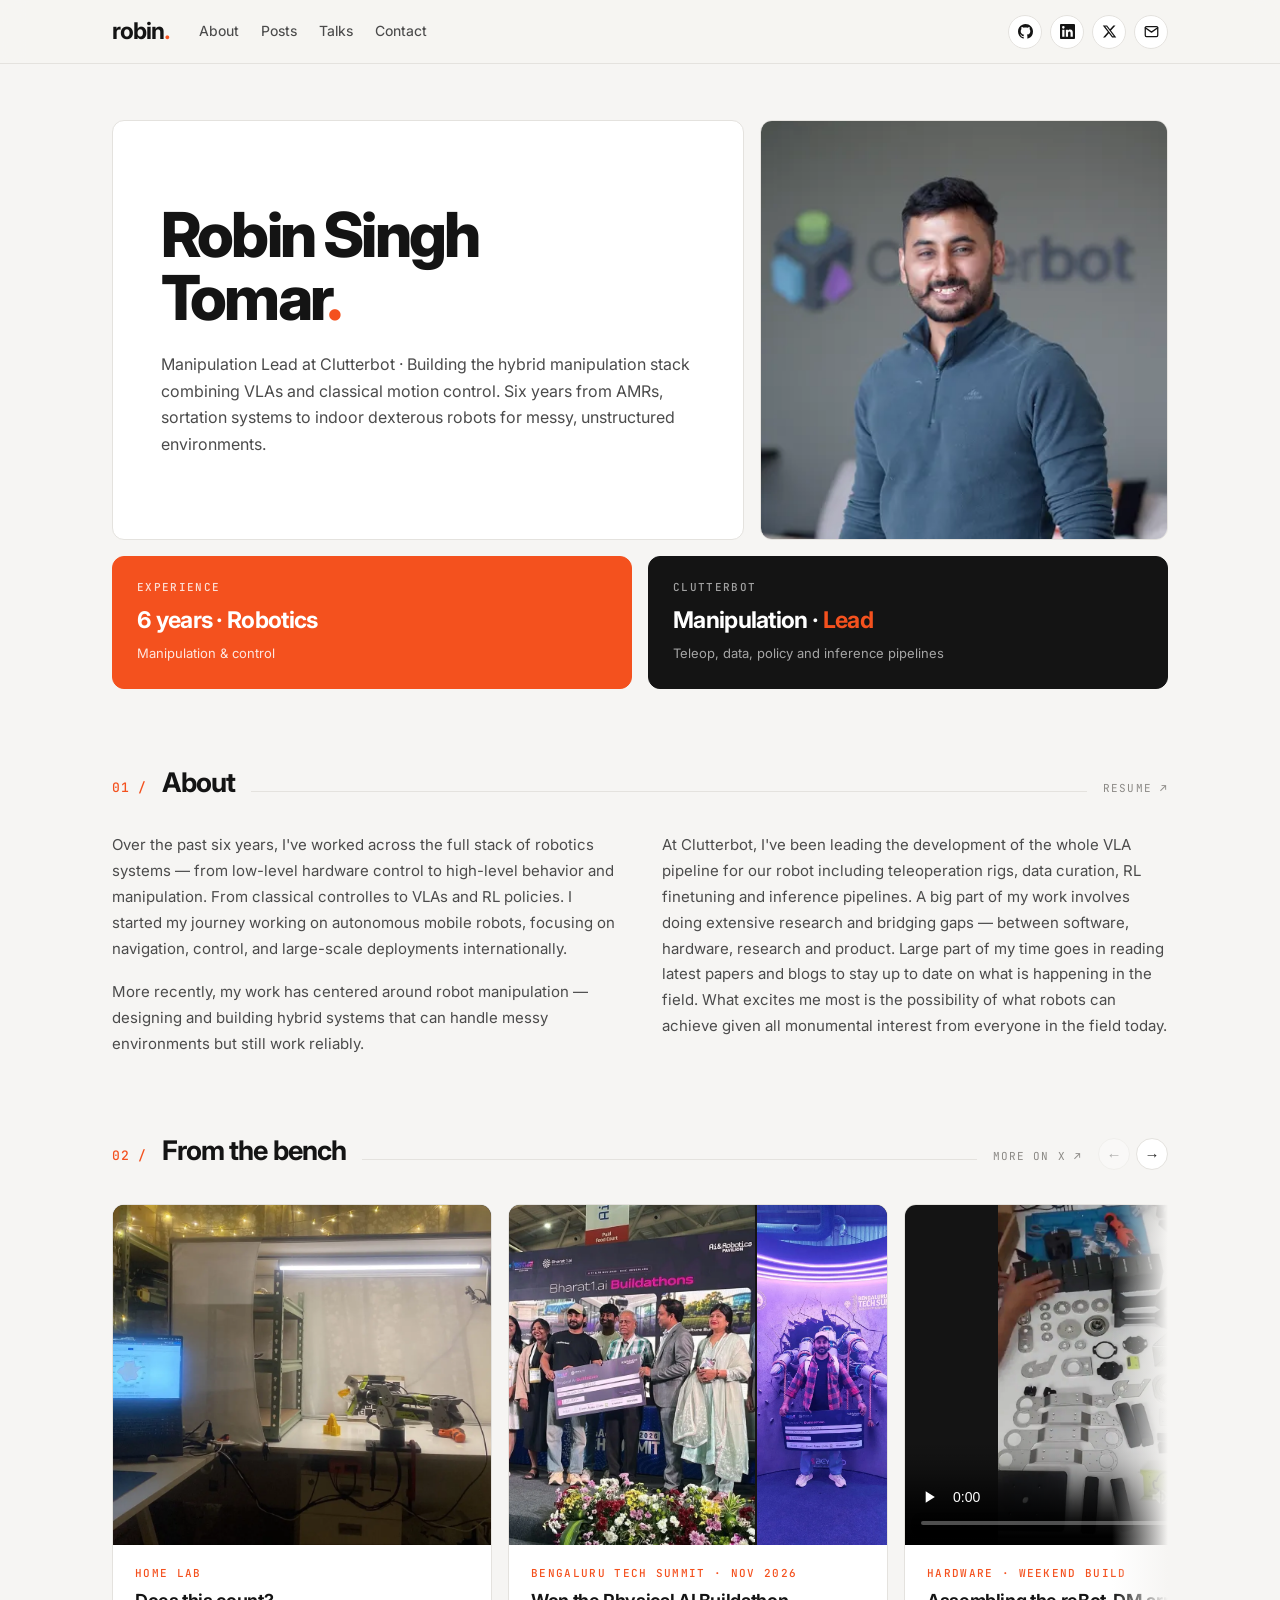
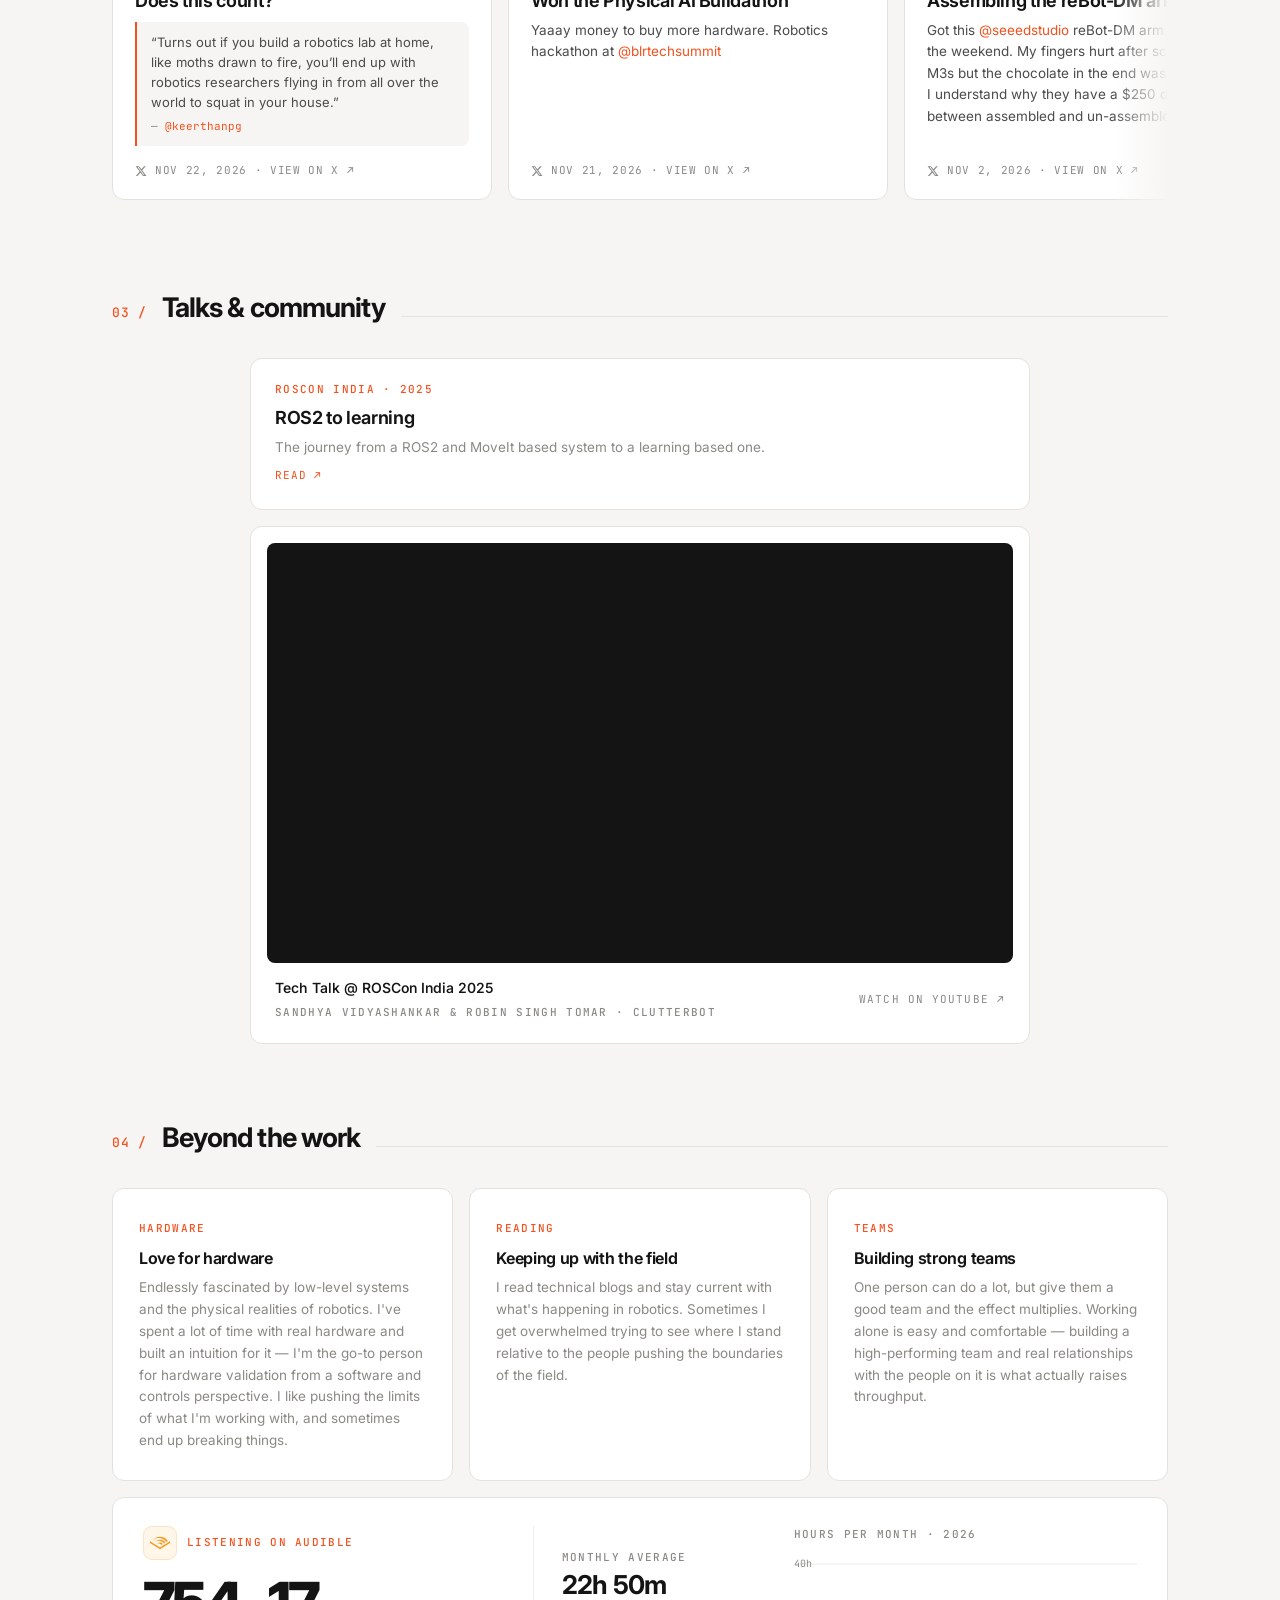
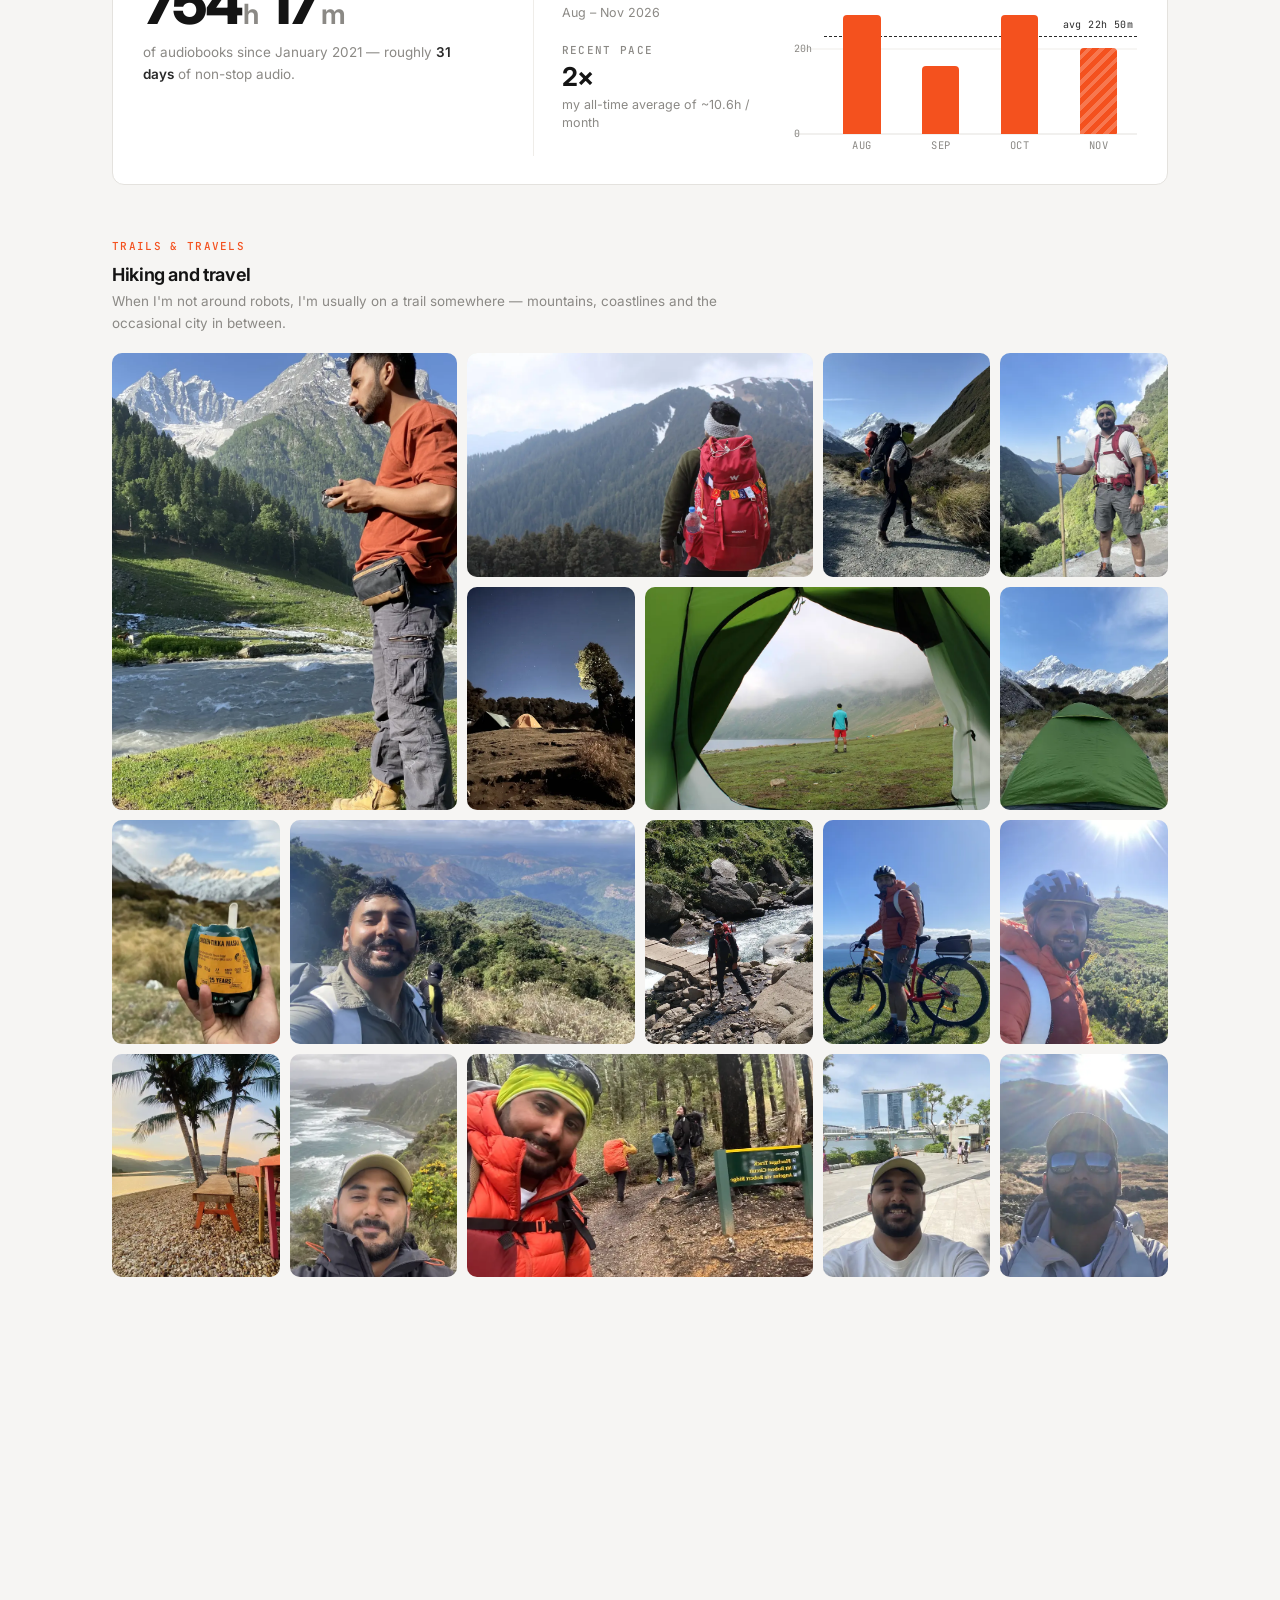
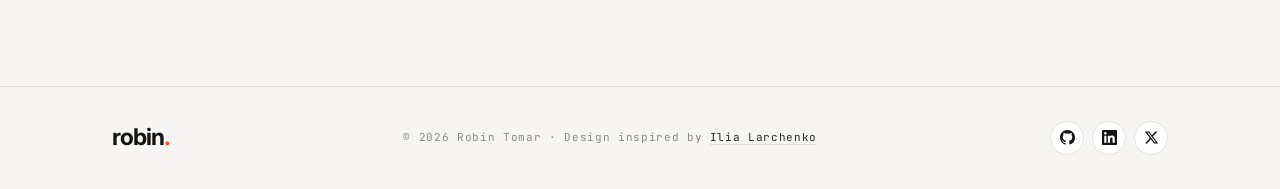
<file: index.html>
<!DOCTYPE html>
<html lang="en">
<head>
  <meta charset="UTF-8" />
  <meta name="viewport" content="width=device-width, initial-scale=1.0" />
  <title>Robin Tomar — Robot Software Engineering Lead</title>
  <meta name="description" content="Robot Software Engineering Lead with 6+ years in robotics — from warehouse AMRs to household manipulation. C++, ROS2, RL, VLA models." />
  <meta property="og:title" content="Robin Tomar — Robot Software Engineering Lead" />
  <meta property="og:description" content="Engineering the future of embodied AI. Advanced manipulation, adaptive control, and physical hardware." />
  <meta property="og:image" content="assets/images/profile.jpg" />
  <meta property="og:type" content="website" />
  <meta name="twitter:card" content="summary_large_image" />
  <meta name="twitter:title" content="Robin Tomar — Roboticist" />
  <meta name="twitter:description" content="Robot Software Engineering Lead. C++, ROS2, RL, VLA models." />
  <link rel="icon" type="image/svg+xml" href="data:image/svg+xml,<svg xmlns='http://www.w3.org/2000/svg' viewBox='0 0 100 100'><text y='.9em' font-size='90'>🤖</text></svg>" />
  <link rel="preconnect" href="https://fonts.googleapis.com" />
  <link rel="preconnect" href="https://fonts.gstatic.com" crossorigin />
  <link href="https://fonts.googleapis.com/css2?family=Inter:wght@400;450;500;550;650;700;800&family=JetBrains+Mono:wght@400;500&display=swap" rel="stylesheet" />
  <link rel="stylesheet" href="styles.css?v=20261122j" />
</head>
<body>

<!-- ═══ NAV ═══════════════════════════════════════════════════════════ -->
<header class="nav">
  <div class="wrap nav-inner">
    <a href="#top" class="wordmark">robin</a>
    <nav class="nav-links" id="navLinks">
      <a href="#about"    class="nav-link">About</a>
      <a href="#posts"    class="nav-link">Posts</a>
      <a href="#talks"    class="nav-link">Talks</a>
      <a href="#contact"  class="nav-link">Contact</a>
    </nav>
    <button class="nav-toggle" id="navToggle" aria-label="Toggle navigation" aria-expanded="false">☰</button>
    <div class="nav-social">
      <a href="https://github.com/robintomar1" class="icon-btn" target="_blank" rel="noopener" aria-label="GitHub">
        <svg viewBox="0 0 24 24" fill="currentColor"><path d="M12 0C5.37 0 0 5.37 0 12c0 5.31 3.435 9.795 8.205 11.385.6.105.825-.255.825-.57 0-.285-.015-1.23-.015-2.235-3.015.555-3.795-.735-4.035-1.41-.135-.345-.72-1.41-1.23-1.695-.42-.225-1.02-.78-.015-.795.945-.015 1.62.87 1.845 1.23 1.08 1.815 2.805 1.305 3.495.99.105-.78.42-1.305.765-1.605-2.67-.3-5.46-1.335-5.46-5.925 0-1.305.465-2.385 1.23-3.225-.12-.3-.54-1.53.12-3.18 0 0 1.005-.315 3.3 1.23.96-.27 1.98-.405 3-.405s2.04.135 3 .405c2.295-1.56 3.3-1.23 3.3-1.23.66 1.65.24 2.88.12 3.18.765.84 1.23 1.905 1.23 3.225 0 4.605-2.805 5.625-5.475 5.925.435.375.81 1.095.81 2.22 0 1.605-.015 2.895-.015 3.3 0 .315.225.69.825.57A12.02 12.02 0 0 0 24 12c0-6.63-5.37-12-12-12z"/></svg>
      </a>
      <a href="https://www.linkedin.com/in/robin-tomar-4a005a103/" class="icon-btn" target="_blank" rel="noopener" aria-label="LinkedIn">
        <svg viewBox="0 0 24 24" fill="currentColor"><path d="M20.447 20.452h-3.554v-5.569c0-1.328-.027-3.037-1.852-3.037-1.853 0-2.136 1.445-2.136 2.939v5.667H9.351V9h3.414v1.561h.046c.477-.9 1.637-1.85 3.37-1.85 3.601 0 4.267 2.37 4.267 5.455v6.286zM5.337 7.433a2.062 2.062 0 0 1-2.063-2.065 2.064 2.064 0 1 1 2.063 2.065zm1.782 13.019H3.555V9h3.564v11.452zM22.225 0H1.771C.792 0 0 .774 0 1.729v20.542C0 23.227.792 24 1.771 24h20.451C23.2 24 24 23.227 24 22.271V1.729C24 .774 23.2 0 22.222 0h.003z"/></svg>
      </a>
      <a href="https://x.com/robintomar_" class="icon-btn" target="_blank" rel="noopener" aria-label="X">
        <svg viewBox="0 0 24 24" fill="currentColor"><path d="M18.244 2.25h3.308l-7.227 8.26 8.502 11.24H16.17l-5.214-6.817L4.99 21.75H1.68l7.73-8.835L1.254 2.25H8.08l4.713 6.231zm-1.161 17.52h1.833L7.084 4.126H5.117z"/></svg>
      </a>
      <a href="mailto:robin.tomar@iic.ac.in" class="icon-btn" aria-label="Email">
        <svg viewBox="0 0 24 24" fill="none" stroke="currentColor" stroke-width="2" stroke-linecap="round" stroke-linejoin="round"><path d="M4 4h16c1.1 0 2 .9 2 2v12c0 1.1-.9 2-2 2H4c-1.1 0-2-.9-2-2V6c0-1.1.9-2 2-2z"/><polyline points="22,6 12,13 2,6"/></svg>
      </a>
    </div>
  </div>
</header>

<main id="top">

<!-- ═══ HERO ══════════════════════════════════════════════════════════ -->
<section class="hero">
  <div class="wrap">
    <div class="hero-grid">
      <div class="card hero-intro">
        <h1 class="hero-name">Robin Singh<br />Tomar<span class="dot">.</span></h1>
        <p class="hero-blurb">
          Manipulation Lead at Clutterbot · Building the hybrid manipulation stack combining VLAs and classical motion control.
          Six years from AMRs, sortation systems to indoor dexterous robots for messy, unstructured environments.
        </p>
      </div>
      <div class="card hero-photo">
        <img src="assets/images/profile.webp" alt="Robin Tomar" width="600" height="600" />
      </div>
    </div>

    <!-- ── Stat tiles ── -->
    <div class="stats">
      <div class="tile tile--wide tile--accent">
        <span class="eyebrow">Experience</span>
        <span class="tile-value">6 years · Robotics</span>
        <span class="tile-sub">Manipulation & control</span>
      </div>

      <div class="tile tile--wide tile--ink">
        <span class="eyebrow">Clutterbot</span>
        <span class="tile-value">Manipulation · <b>Lead</b></span>
        <span class="tile-sub"> Teleop, data, policy and inference pipelines</span>
      </div>

      <!-- <div class="tile tile--wide">
        <span class="eyebrow eyebrow--accent">ROSCon India 2025</span>
        <span class="tile-value"><b>Talk</b> · ROS2 → learning</span>
        <span class="tile-sub">From MoveIt pipelines to VLA models</span>
      </div>

      <div class="tile tile--wide">
        <span class="eyebrow eyebrow--accent">ROSCon Singapore 2024</span>
        <span class="tile-value"><b>Rovie</b> · prototype reveal</span>
        <span class="tile-sub">Previewed the robot we build at Clutterbot</span>
      </div>

      <div class="tile">
        <span class="eyebrow">Addverb AMR</span>
        <span class="tile-value"><b>2 m/s</b> · 40 kg</span>
        <span class="tile-sub">Sortation robot taken end to end, prototype to dispatch</span>
      </div>

      <div class="tile">
        <span class="eyebrow">Tooling</span>
        <span class="tile-value"><b>80%</b> faster</span>
        <span class="tile-sub">Robot configurator cut validation time in product testing</span>
      </div>

      <div class="tile">
        <span class="eyebrow">LeRobot 2025</span>
        <span class="tile-value"><b>Worldwide</b> hackathon</span>
        <span class="tile-sub">Imitation learning policies on real hardware</span>
      </div> -->
    </div>
  </div>
</section>

<!-- ═══ 01 ABOUT ══════════════════════════════════════════════════════ -->
<section class="section reveal" id="about">
  <div class="wrap">
    <div class="sec-head">
      <span class="sec-num">01 /</span>
      <h2 class="sec-title">About</h2>
      <span class="sec-rule"></span>
      <a href="assets/Robin_tomar_resume.pdf" class="sec-link" target="_blank" rel="noopener">Resume ↗</a>
    </div>
    <div class="about-cols">
      <div>
        <p>Over the past six years, I've worked across the full stack of robotics systems — from low-level hardware control to high-level behavior and manipulation. From classical controlles to VLAs and RL policies. I started my journey working on autonomous mobile robots, focusing on navigation, control, and large-scale deployments internationally.</p>
        <p>More recently, my work has centered around robot manipulation — designing and building hybrid systems that can handle messy environments but still work reliably.</p>
      </div>
      <div>
        <p>At Clutterbot, I've been leading the development of the whole VLA pipeline for our robot including teleoperation rigs, data curation, RL finetuning and inference pipelines. A big part of my work involves doing extensive research and bridging gaps — between software, hardware, research and product. Large part of my time goes in reading latest papers and blogs to stay up to date on what is happening in the field. What excites me most is the possibility of what robots can achieve given all monumental interest from everyone in the field today.</p>
      </div>
    </div>
  </div>
</section>

<!-- ═══ 02 FROM THE BENCH (posts from X) ══════════════════════════════ -->
<section class="section reveal" id="posts">
  <div class="wrap">
    <div class="sec-head">
      <span class="sec-num">02 /</span>
      <h2 class="sec-title">From the bench</h2>
      <span class="sec-rule"></span>
      <a href="https://x.com/robintomar_" class="sec-link" target="_blank" rel="noopener">More on X ↗</a>
      <div class="posts-nav">
        <button type="button" class="posts-btn" id="postsPrev" aria-label="Scroll posts left">←</button>
        <button type="button" class="posts-btn" id="postsNext" aria-label="Scroll posts right">→</button>
      </div>
    </div>

    <div class="posts-wrap">
    <div class="posts-grid" id="postsTrack" tabindex="0" aria-label="Posts from X, scroll sideways">
      <article class="card post">
        <div class="post-media">
          <img src="assets/posts/home-lab.webp" alt="Robin's home robotics lab: a robot arm in a lit enclosure next to a laptop and monitor" width="1600" height="901" loading="lazy" />
        </div>
        <div class="post-body">
          <span class="eyebrow eyebrow--accent">Home lab</span>
          <h3 class="post-title">Does this count?</h3>
          <blockquote class="post-quote">
            <p>“Turns out if you build a robotics lab at home, like moths drawn to fire, you’ll end up with robotics researchers flying in from all over the world to squat in your house.”</p>
            <cite>— <a href="https://x.com/keerthanpg" target="_blank" rel="noopener">@keerthanpg</a></cite>
          </blockquote>
          <a href="https://x.com/robintomar_/status/2124322042350854518" class="post-go" target="_blank" rel="noopener"><svg class="post-x" viewBox="0 0 24 24" fill="currentColor" aria-hidden="true"><path d="M18.244 2.25h3.308l-7.227 8.26 8.502 11.24H16.17l-5.214-6.817L4.99 21.75H1.68l7.73-8.835L1.254 2.25H8.08l4.713 6.231zm-1.161 17.52h1.833L7.084 4.126H5.117z"/></svg><span>Nov 22, 2026 · View on X ↗</span></a>
        </div>
      </article>

      <article class="card post">
        <div class="post-media post-media--pair">
          <img src="assets/posts/hackathon-2.webp" alt="Robin on stage receiving the Physical AI Buildathon winner's cheque for Rovie at Bengaluru Tech Summit 2026" width="1600" height="900" loading="lazy" />
          <img src="assets/posts/hackathon-1.webp" alt="Robin holding the one lakh rupee Physical AI Buildathon cheque" width="676" height="1200" loading="lazy" />
        </div>
        <div class="post-body">
          <span class="eyebrow eyebrow--accent">Bengaluru Tech Summit · Nov 2026</span>
          <h3 class="post-title">Won the Physical AI Buildathon</h3>
          <p class="post-text">Yaaay money to buy more hardware. Robotics hackathon at <a href="https://x.com/blrtechsummit" target="_blank" rel="noopener">@blrtechsummit</a></p>
          <a href="https://x.com/robintomar_/status/2123970932289191948" class="post-go" target="_blank" rel="noopener"><svg class="post-x" viewBox="0 0 24 24" fill="currentColor" aria-hidden="true"><path d="M18.244 2.25h3.308l-7.227 8.26 8.502 11.24H16.17l-5.214-6.817L4.99 21.75H1.68l7.73-8.835L1.254 2.25H8.08l4.713 6.231zm-1.161 17.52h1.833L7.084 4.126H5.117z"/></svg><span>Nov 21, 2026 · View on X ↗</span></a>
        </div>
      </article>

      <article class="card post">
        <div class="post-media post-media--tall">
          <video controls playsinline preload="none" poster="assets/posts/rebot-arm-poster.webp?v=2" width="540" height="960">
            <source src="assets/posts/rebot-arm.mp4" type="video/mp4" />
          </video>
        </div>
        <div class="post-body">
          <span class="eyebrow eyebrow--accent">Hardware · Weekend build</span>
          <h3 class="post-title">Assembling the reBot-DM arm</h3>
          <p class="post-text">Got this <a href="https://x.com/seeedstudio" target="_blank" rel="noopener">@seeedstudio</a> reBot-DM arm working over the weekend. My fingers hurt after screwing 100s of M3s but the chocolate in the end was worth it. Now I understand why they have a $250 difference between assembled and un-assembled versions.</p>
          <a href="https://x.com/robintomar_/status/2117105492648657195" class="post-go" target="_blank" rel="noopener"><svg class="post-x" viewBox="0 0 24 24" fill="currentColor" aria-hidden="true"><path d="M18.244 2.25h3.308l-7.227 8.26 8.502 11.24H16.17l-5.214-6.817L4.99 21.75H1.68l7.73-8.835L1.254 2.25H8.08l4.713 6.231zm-1.161 17.52h1.833L7.084 4.126H5.117z"/></svg><span>Nov 2, 2026 · View on X ↗</span></a>
        </div>
      </article>
    </div>
    </div>
  </div>
</section>

<!-- ═══ 03 TALKS ══════════════════════════════════════════════════════ -->
<section class="section reveal" id="talks">
  <div class="wrap">
    <div class="sec-head">
      <span class="sec-num">03 /</span>
      <h2 class="sec-title">Talks &amp; community</h2>
      <span class="sec-rule"></span>
    </div>

    <div class="talks-grid">
      <a href="projects/roscon-india.html" class="talk">
        <span class="eyebrow eyebrow--accent">ROSCon India · 2025</span>
        <h3 class="talk-title">ROS2 to learning</h3>
        <p class="talk-desc">The journey from a ROS2 and MoveIt based system to a learning based one.</p>
        <span class="talk-go">Read ↗</span>
      </a>
      <!-- <a href="projects/roscon-singapore.html" class="talk">
        <span class="eyebrow eyebrow--accent">ROSCon Singapore · 2024</span>
        <h3 class="talk-title">Previewing Rovie</h3>
        <p class="talk-desc">Showing the Rovie prototype robot we have been building at Clutterbot.</p>
        <span class="talk-go">Read ↗</span>
      </a> -->
      <!-- <a href="projects/lerobot-hackathon.html" class="talk">
        <span class="eyebrow eyebrow--accent">LeRobot · 2025</span>
        <h3 class="talk-title">Worldwide hackathon</h3>
        <p class="talk-desc">Taking part in the LeRobot worldwide hackathon, training policies on real hardware.</p>
        <span class="talk-go">Read ↗</span>
      </a> -->
    </div>

    <div class="card video-card">
      <div class="video-frame">
        <iframe
          src="https://www.youtube-nocookie.com/embed/Xd6_8TGARAQ?start=12"
          title="Sandhya Vidyashankar &amp; Robin Singh Tomar — Clutterbot Technologies | Tech Talk @ROSCon-India 2025"
          loading="lazy"
          referrerpolicy="strict-origin-when-cross-origin"
          allow="accelerometer; clipboard-write; encrypted-media; gyroscope; picture-in-picture; web-share"
          allowfullscreen></iframe>
      </div>
      <div class="video-meta">
        <div>
          <div class="video-name">Tech Talk @ ROSCon India 2025</div>
          <span class="eyebrow">Sandhya Vidyashankar &amp; Robin Singh Tomar · Clutterbot</span>
        </div>
        <a href="https://www.youtube.com/watch?v=Xd6_8TGARAQ" class="sec-link" target="_blank" rel="noopener">Watch on YouTube ↗</a>
      </div>
    </div>
  </div>
</section>


<!-- ═══ 04 BEYOND THE WORK ════════════════════════════════════════════ -->
<section class="section reveal" id="interests">
  <div class="wrap">
    <div class="sec-head">
      <span class="sec-num">04 /</span>
      <h2 class="sec-title">Beyond the work</h2>
      <span class="sec-rule"></span>
    </div>
    <div class="notes-grid">
      <div class="note">
        <span class="eyebrow eyebrow--accent">Hardware</span>
        <h3 class="note-title">Love for hardware</h3>
        <p class="note-desc">Endlessly fascinated by low-level systems and the physical realities of robotics. I've spent a lot of time with real hardware and built an intuition for it — I'm the go-to person for hardware validation from a software and controls perspective. I like pushing the limits of what I'm working with, and sometimes end up breaking things.</p>
      </div>
      <div class="note">
        <span class="eyebrow eyebrow--accent">Reading</span>
        <h3 class="note-title">Keeping up with the field</h3>
        <p class="note-desc">I read technical blogs and stay current with what's happening in robotics. Sometimes I get overwhelmed trying to see where I stand relative to the people pushing the boundaries of the field.</p>
      </div>
      <div class="note">
        <span class="eyebrow eyebrow--accent">Teams</span>
        <h3 class="note-title">Building strong teams</h3>
        <p class="note-desc">One person can do a lot, but give them a good team and the effect multiplies. Working alone is easy and comfortable — building a high-performing team and real relationships with the people on it is what actually raises throughput.</p>
      </div>
    </div>

    <div class="card listen">
      <div class="listen-hero">
        <div class="listen-brand">
          <svg class="listen-logo" viewBox="0 0 24 24" role="img" aria-label="Audible"><path d="M12.008 17.362L24 9.885v2.028l-11.992 7.509L0 11.912V9.886l12.008 7.477zm0-9.378c-2.709 0-5.085 1.363-6.448 3.47.111-.111.175-.175.286-.254 3.374-2.804 8.237-2.17 10.883 1.362l1.758-1.124c-1.394-2.044-3.786-3.454-6.48-3.454m0 3.47a4.392 4.392 0 0 0-3.548 1.821 3.597 3.597 0 0 1 2.139-.697c1.299 0 2.455.666 3.232 1.79l1.679-1.045c-.729-1.157-2.028-1.87-3.501-1.87M3.897 8.412c4.943-3.897 11.929-2.836 15.652 2.344l.031.032 1.822-1.125a11.214 11.214 0 0 0-9.394-5.085c-3.897 0-7.366 1.996-9.394 5.085.364-.412.824-.903 1.283-1.251"/></svg>
          <span class="eyebrow eyebrow--accent">Listening on Audible</span>
        </div>
        <div class="listen-total">754<span class="listen-unit">h</span> 17<span class="listen-unit">m</span></div>
        <p class="listen-sub">of audiobooks since January 2021 — roughly <strong>31 days</strong> of non-stop audio.</p>
      </div>

      <div class="listen-stats">
        <div class="listen-stat">
          <span class="eyebrow">Monthly average</span>
          <span class="listen-num">22h 50m</span>
          <span class="listen-note">Aug – Nov 2026</span>
        </div>
        <div class="listen-stat">
          <span class="eyebrow">Recent pace</span>
          <span class="listen-num">2&times;</span>
          <span class="listen-note">my all-time average of ~10.6h / month</span>
        </div>
      </div>

      <figure class="listen-chart">
        <figcaption class="eyebrow">Hours per month · 2026</figcaption>
        <div class="lc-plot" aria-hidden="false">
          <div class="lc-grid">
            <span style="bottom:100%">40h</span><span style="bottom:50%">20h</span><span style="bottom:0">0</span>
          </div>
          <div class="lc-avg" style="bottom:57.1%"><span>avg 22h 50m</span></div>
          <div class="lc-bars">
              <div class="lc-col" tabindex="0" aria-label="Aug 2026: ≈28h">
                <div class="lc-bar" style="height:70.0%"><span class="lc-tip">Aug · ≈28h</span></div>
                <span class="lc-month">Aug</span>
              </div>
              <div class="lc-col" tabindex="0" aria-label="Sep 2026: ≈16h">
                <div class="lc-bar" style="height:40.0%"><span class="lc-tip">Sep · ≈16h</span></div>
                <span class="lc-month">Sep</span>
              </div>
              <div class="lc-col" tabindex="0" aria-label="Oct 2026: ≈28h">
                <div class="lc-bar" style="height:70.0%"><span class="lc-tip">Oct · ≈28h</span></div>
                <span class="lc-month">Oct</span>
              </div>
              <div class="lc-col lc-col--now" tabindex="0" aria-label="Nov 2026: 20h 4m · so far">
                <div class="lc-bar" style="height:50.2%"><span class="lc-tip">Nov · 20h 4m · so far</span></div>
                <span class="lc-month">Nov</span>
              </div>
          </div>
        </div>
        <table class="sr-only">
          <caption>Audible listening hours per month, 2026</caption>
          <tr><th>Month</th><th>Hours</th></tr>
          <tr><td>August</td><td>about 28</td></tr>
          <tr><td>September</td><td>about 16</td></tr>
          <tr><td>October</td><td>about 28</td></tr>
          <tr><td>November (to date)</td><td>20 h 4 min</td></tr>
        </table>
      </figure>
    </div>

    <div class="gallery-head">
      <span class="eyebrow eyebrow--accent">Trails &amp; travels</span>
      <h3 class="note-title">Hiking and travel</h3>
      <p class="note-desc">When I'm not around robots, I'm usually on a trail somewhere — mountains, coastlines and the occasional city in between.</p>
    </div>
    <div class="gallery" id="gallery">
      <button type="button" class="g-tile g-tile--feature" data-full="assets/gallery/trip-01.webp" data-alt="Robin by a glacial river in a pine valley beneath snow-covered peaks" aria-label="Open photo: Robin by a glacial river in a pine valley beneath snow-covered peaks">
        <img src="assets/gallery/trip-01.webp" alt="Robin by a glacial river in a pine valley beneath snow-covered peaks" width="900" height="1600" loading="lazy" style="object-position:50% 20%" />
      </button>
      <button type="button" class="g-tile g-tile--wide" data-full="assets/gallery/trip-10.webp" data-alt="Hiker with a red backpack strung with prayer flags, looking out at forested, snow-streaked mountains" aria-label="Open photo: Hiker with a red backpack strung with prayer flags, looking out at forested, snow-streaked mountains">
        <img src="assets/gallery/trip-10-sm.webp" alt="Hiker with a red backpack strung with prayer flags, looking out at forested, snow-streaked mountains" width="1000" height="640" loading="lazy" style="object-position:60% 40%" />
      </button>
      <button type="button" class="g-tile" data-full="assets/gallery/trip-03.webp" data-alt="A backpacker with a sleeping mat and tent walking a gravel trail toward a snow-capped mountain" aria-label="Open photo: A backpacker with a sleeping mat and tent walking a gravel trail toward a snow-capped mountain">
        <img src="assets/gallery/trip-03-sm.webp" alt="A backpacker with a sleeping mat and tent walking a gravel trail toward a snow-capped mountain" width="450" height="800" loading="lazy" style="object-position:50% 55%" />
      </button>
      <button type="button" class="g-tile" data-full="assets/gallery/trip-04.webp" data-alt="Robin with a bamboo trekking stick and a red backpack on a mountain trail above a green valley" aria-label="Open photo: Robin with a bamboo trekking stick and a red backpack on a mountain trail above a green valley">
        <img src="assets/gallery/trip-04-sm.webp" alt="Robin with a bamboo trekking stick and a red backpack on a mountain trail above a green valley" width="450" height="800" loading="lazy" style="object-position:50% 45%" />
      </button>
      <button type="button" class="g-tile" data-full="assets/gallery/trip-11.webp" data-alt="Tents pitched on a hillside under a starry night sky, a tall tree lit up beside them" aria-label="Open photo: Tents pitched on a hillside under a starry night sky, a tall tree lit up beside them">
        <img src="assets/gallery/trip-11-sm.webp" alt="Tents pitched on a hillside under a starry night sky, a tall tree lit up beside them" width="450" height="800" loading="lazy" style="object-position:50% 60%" />
      </button>
      <button type="button" class="g-tile g-tile--wide" data-full="assets/gallery/trip-13.webp" data-alt="View from inside a green tent of a figure standing on a meadow by a lake, clouds low over the ridge" aria-label="Open photo: View from inside a green tent of a figure standing on a meadow by a lake, clouds low over the ridge">
        <img src="assets/gallery/trip-13-sm.webp" alt="View from inside a green tent of a figure standing on a meadow by a lake, clouds low over the ridge" width="1000" height="640" loading="lazy" style="object-position:50% 55%" />
      </button>
      <button type="button" class="g-tile" data-full="assets/gallery/trip-14.webp" data-alt="A green tent pitched in tussock grass facing a snow-covered mountain range" aria-label="Open photo: A green tent pitched in tussock grass facing a snow-covered mountain range">
        <img src="assets/gallery/trip-14-sm.webp" alt="A green tent pitched in tussock grass facing a snow-covered mountain range" width="450" height="800" loading="lazy" style="object-position:50% 55%" />
      </button>
      <button type="button" class="g-tile" data-full="assets/gallery/trip-02.webp" data-alt="A pouch of freeze-dried chicken tikka masala held up in front of a snowy peak" aria-label="Open photo: A pouch of freeze-dried chicken tikka masala held up in front of a snowy peak">
        <img src="assets/gallery/trip-02-sm.webp" alt="A pouch of freeze-dried chicken tikka masala held up in front of a snowy peak" width="450" height="800" loading="lazy" style="object-position:50% 55%" />
      </button>
      <button type="button" class="g-tile g-tile--wide" data-full="assets/gallery/trip-09.webp" data-alt="Selfie on a ridge overlooking forested hills and valleys, a fellow trekker behind" aria-label="Open photo: Selfie on a ridge overlooking forested hills and valleys, a fellow trekker behind">
        <img src="assets/gallery/trip-09-sm.webp" alt="Selfie on a ridge overlooking forested hills and valleys, a fellow trekker behind" width="1000" height="640" loading="lazy" style="object-position:50% 40%" />
      </button>
      <button type="button" class="g-tile" data-full="assets/gallery/trip-12.webp" data-alt="Robin with a backpack and trekking pole beside a wooden footbridge over a rushing mountain stream" aria-label="Open photo: Robin with a backpack and trekking pole beside a wooden footbridge over a rushing mountain stream">
        <img src="assets/gallery/trip-12-sm.webp" alt="Robin with a backpack and trekking pole beside a wooden footbridge over a rushing mountain stream" width="450" height="800" loading="lazy" style="object-position:50% 50%" />
      </button>
      <button type="button" class="g-tile" data-full="assets/gallery/trip-15.webp" data-alt="Robin in a helmet and orange jacket standing with a mountain bike on a grassy clifftop above the sea" aria-label="Open photo: Robin in a helmet and orange jacket standing with a mountain bike on a grassy clifftop above the sea">
        <img src="assets/gallery/trip-15-sm.webp" alt="Robin in a helmet and orange jacket standing with a mountain bike on a grassy clifftop above the sea" width="450" height="800" loading="lazy" style="object-position:50% 40%" />
      </button>
      <button type="button" class="g-tile" data-full="assets/gallery/trip-05.webp" data-alt="Selfie in a bike helmet below a hill topped by a lighthouse" aria-label="Open photo: Selfie in a bike helmet below a hill topped by a lighthouse">
        <img src="assets/gallery/trip-05-sm.webp" alt="Selfie in a bike helmet below a hill topped by a lighthouse" width="450" height="800" loading="lazy" style="object-position:50% 40%" />
      </button>
      <button type="button" class="g-tile" data-full="assets/gallery/trip-16.webp" data-alt="Palm trees and a wooden bench on a pebble beach at sunset, an outrigger boat on the calm water" aria-label="Open photo: Palm trees and a wooden bench on a pebble beach at sunset, an outrigger boat on the calm water">
        <img src="assets/gallery/trip-16-sm.webp" alt="Palm trees and a wooden bench on a pebble beach at sunset, an outrigger boat on the calm water" width="450" height="800" loading="lazy" style="object-position:50% 45%" />
      </button>
      <button type="button" class="g-tile" data-full="assets/gallery/trip-06.webp" data-alt="Selfie on a clifftop above a rugged coastline with breaking waves" aria-label="Open photo: Selfie on a clifftop above a rugged coastline with breaking waves">
        <img src="assets/gallery/trip-06-sm.webp" alt="Selfie on a clifftop above a rugged coastline with breaking waves" width="450" height="800" loading="lazy" style="object-position:50% 35%" />
      </button>
      <button type="button" class="g-tile g-tile--wide" data-full="assets/gallery/trip-17.webp" data-alt="Trail selfie in a forest with fellow hikers behind, next to a Department of Conservation track sign" aria-label="Open photo: Trail selfie in a forest with fellow hikers behind, next to a Department of Conservation track sign">
        <img src="assets/gallery/trip-17-sm.webp" alt="Trail selfie in a forest with fellow hikers behind, next to a Department of Conservation track sign" width="1000" height="640" loading="lazy" style="object-position:50% 45%" />
      </button>
      <button type="button" class="g-tile" data-full="assets/gallery/trip-07.webp" data-alt="Selfie in front of Marina Bay Sands across the bay" aria-label="Open photo: Selfie in front of Marina Bay Sands across the bay">
        <img src="assets/gallery/trip-07-sm.webp" alt="Selfie in front of Marina Bay Sands across the bay" width="450" height="800" loading="lazy" style="object-position:50% 45%" />
      </button>
      <button type="button" class="g-tile" data-full="assets/gallery/trip-08.webp" data-alt="Selfie in sunglasses with the sun bursting over a rocky hill" aria-label="Open photo: Selfie in sunglasses with the sun bursting over a rocky hill">
        <img src="assets/gallery/trip-08-sm.webp" alt="Selfie in sunglasses with the sun bursting over a rocky hill" width="450" height="800" loading="lazy" style="object-position:50% 45%" />
      </button>
    </div>

    <dialog class="lightbox" id="lightbox" aria-label="Photo viewer">
      <img class="lb-img" alt="" />
      <button type="button" class="lb-btn lb-close" aria-label="Close">✕</button>
      <button type="button" class="lb-btn lb-prev" aria-label="Previous photo">‹</button>
      <button type="button" class="lb-btn lb-next" aria-label="Next photo">›</button>
      <span class="lb-count"></span>
    </dialog>
  </div>
</section>

<!-- ═══ CONTACT ═══════════════════════════════════════════════════════ -->
<section class="section reveal" id="contact">
  <div class="wrap">
    <div class="card contact-card">
      <div>
        <h2 class="contact-head">Get in touch<span class="dot" style="color:var(--accent)">.</span></h2>
        <p class="contact-sub">Open to conversations about robotics, embodied AI, and interesting hard problems. Best reached by email.</p>
      </div>
      <div class="contact-actions">
        <a href="mailto:robin.tomar@iic.ac.in" class="btn btn--solid">
          <svg viewBox="0 0 24 24" fill="none" stroke="currentColor" stroke-width="2" stroke-linecap="round" stroke-linejoin="round"><path d="M4 4h16c1.1 0 2 .9 2 2v12c0 1.1-.9 2-2 2H4c-1.1 0-2-.9-2-2V6c0-1.1.9-2 2-2z"/><polyline points="22,6 12,13 2,6"/></svg>
          Email me
        </a>
        <a href="assets/Robin_tomar_resume.pdf" class="btn" target="_blank" rel="noopener">
          <svg viewBox="0 0 24 24" fill="none" stroke="currentColor" stroke-width="2" stroke-linecap="round" stroke-linejoin="round"><path d="M21 15v4a2 2 0 0 1-2 2H5a2 2 0 0 1-2-2v-4"/><polyline points="7 10 12 15 17 10"/><line x1="12" y1="15" x2="12" y2="3"/></svg>
          Resume
        </a>
        <a href="https://github.com/robintomar1" class="btn" target="_blank" rel="noopener">GitHub ↗</a>
        <a href="https://www.linkedin.com/in/robin-tomar-4a005a103/" class="btn" target="_blank" rel="noopener">LinkedIn ↗</a>
      </div>
    </div>
  </div>
</section>

</main>

<!-- ═══ FOOTER ════════════════════════════════════════════════════════ -->
<footer class="footer">
  <div class="wrap footer-inner">
    <a href="#top" class="wordmark">robin</a>
    <span class="footer-note">© 2026 Robin Tomar · Design inspired by <a href="https://ilialarchenko.com/" target="_blank" rel="noopener">Ilia Larchenko</a></span>
    <div class="nav-social">
      <a href="https://github.com/robintomar1" class="icon-btn" target="_blank" rel="noopener" aria-label="GitHub">
        <svg viewBox="0 0 24 24" fill="currentColor"><path d="M12 0C5.37 0 0 5.37 0 12c0 5.31 3.435 9.795 8.205 11.385.6.105.825-.255.825-.57 0-.285-.015-1.23-.015-2.235-3.015.555-3.795-.735-4.035-1.41-.135-.345-.72-1.41-1.23-1.695-.42-.225-1.02-.78-.015-.795.945-.015 1.62.87 1.845 1.23 1.08 1.815 2.805 1.305 3.495.99.105-.78.42-1.305.765-1.605-2.67-.3-5.46-1.335-5.46-5.925 0-1.305.465-2.385 1.23-3.225-.12-.3-.54-1.53.12-3.18 0 0 1.005-.315 3.3 1.23.96-.27 1.98-.405 3-.405s2.04.135 3 .405c2.295-1.56 3.3-1.23 3.3-1.23.66 1.65.24 2.88.12 3.18.765.84 1.23 1.905 1.23 3.225 0 4.605-2.805 5.625-5.475 5.925.435.375.81 1.095.81 2.22 0 1.605-.015 2.895-.015 3.3 0 .315.225.69.825.57A12.02 12.02 0 0 0 24 12c0-6.63-5.37-12-12-12z"/></svg>
      </a>
      <a href="https://www.linkedin.com/in/robin-tomar-4a005a103/" class="icon-btn" target="_blank" rel="noopener" aria-label="LinkedIn">
        <svg viewBox="0 0 24 24" fill="currentColor"><path d="M20.447 20.452h-3.554v-5.569c0-1.328-.027-3.037-1.852-3.037-1.853 0-2.136 1.445-2.136 2.939v5.667H9.351V9h3.414v1.561h.046c.477-.9 1.637-1.85 3.37-1.85 3.601 0 4.267 2.37 4.267 5.455v6.286zM5.337 7.433a2.062 2.062 0 0 1-2.063-2.065 2.064 2.064 0 1 1 2.063 2.065zm1.782 13.019H3.555V9h3.564v11.452zM22.225 0H1.771C.792 0 0 .774 0 1.729v20.542C0 23.227.792 24 1.771 24h20.451C23.2 24 24 23.227 24 22.271V1.729C24 .774 23.2 0 22.222 0h.003z"/></svg>
      </a>
      <a href="https://x.com/robintomar_" class="icon-btn" target="_blank" rel="noopener" aria-label="X">
        <svg viewBox="0 0 24 24" fill="currentColor"><path d="M18.244 2.25h3.308l-7.227 8.26 8.502 11.24H16.17l-5.214-6.817L4.99 21.75H1.68l7.73-8.835L1.254 2.25H8.08l4.713 6.231zm-1.161 17.52h1.833L7.084 4.126H5.117z"/></svg>
      </a>
    </div>
  </div>
</footer>

<script src="script.js?v=20261122i"></script>
</body>
</html>
</file>
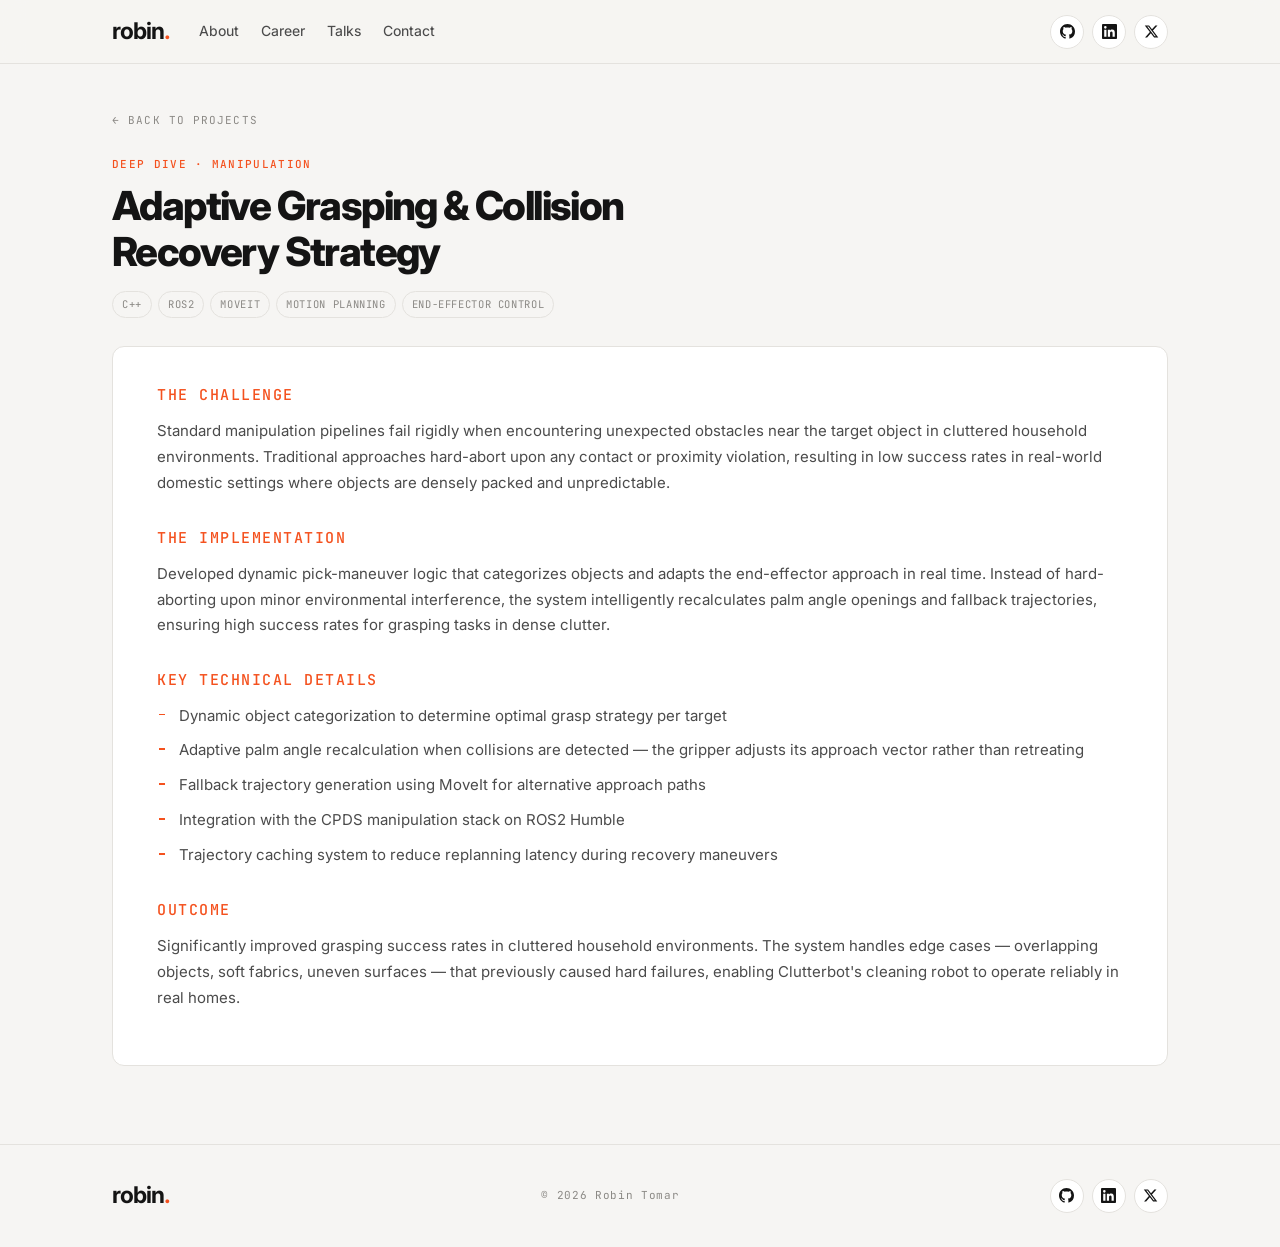
<file: projects/adaptive-grasping.html>
<!DOCTYPE html>
<html lang="en">
<head>
  <meta charset="UTF-8" />
  <meta name="viewport" content="width=device-width, initial-scale=1.0" />
  <title>Adaptive Grasping — Robin Tomar</title>
  <meta name="description" content="Standard manipulation pipelines fail rigidly when encountering unexpected obstacles near the target object in cluttered household environments." />
  <link rel="icon" type="image/svg+xml" href="data:image/svg+xml,<svg xmlns='http://www.w3.org/2000/svg' viewBox='0 0 100 100'><text y='.9em' font-size='90'>&#129302;</text></svg>" />
  <link rel="preconnect" href="https://fonts.googleapis.com" />
  <link rel="preconnect" href="https://fonts.gstatic.com" crossorigin />
  <link href="https://fonts.googleapis.com/css2?family=Inter:wght@400;450;500;550;650;700;800&family=JetBrains+Mono:wght@400;500&display=swap" rel="stylesheet" />
  <link rel="stylesheet" href="../styles.css" />
</head>
<body>

<header class="nav">
  <div class="wrap nav-inner">
    <a href="../index.html" class="wordmark">robin</a>
    <nav class="nav-links" id="navLinks">
      <a href="../index.html#about"    class="nav-link">About</a>
      <a href="../index.html#career"   class="nav-link">Career</a>
      <a href="../index.html#talks"    class="nav-link">Talks</a>
      <a href="../index.html#contact"  class="nav-link">Contact</a>
    </nav>
    <button class="nav-toggle" id="navToggle" aria-label="Toggle navigation" aria-expanded="false">&#9776;</button>
    <div class="nav-social">
      <a href="https://github.com/robintomar1" class="icon-btn" target="_blank" rel="noopener" aria-label="GitHub"><svg viewBox="0 0 24 24" fill="currentColor"><path d="M12 0C5.37 0 0 5.37 0 12c0 5.31 3.435 9.795 8.205 11.385.6.105.825-.255.825-.57 0-.285-.015-1.23-.015-2.235-3.015.555-3.795-.735-4.035-1.41-.135-.345-.72-1.41-1.23-1.695-.42-.225-1.02-.78-.015-.795.945-.015 1.62.87 1.845 1.23 1.08 1.815 2.805 1.305 3.495.99.105-.78.42-1.305.765-1.605-2.67-.3-5.46-1.335-5.46-5.925 0-1.305.465-2.385 1.23-3.225-.12-.3-.54-1.53.12-3.18 0 0 1.005-.315 3.3 1.23.96-.27 1.98-.405 3-.405s2.04.135 3 .405c2.295-1.56 3.3-1.23 3.3-1.23.66 1.65.24 2.88.12 3.18.765.84 1.23 1.905 1.23 3.225 0 4.605-2.805 5.625-5.475 5.925.435.375.81 1.095.81 2.22 0 1.605-.015 2.895-.015 3.3 0 .315.225.69.825.57A12.02 12.02 0 0 0 24 12c0-6.63-5.37-12-12-12z"/></svg></a>
      <a href="https://www.linkedin.com/in/robin-tomar-4a005a103/" class="icon-btn" target="_blank" rel="noopener" aria-label="LinkedIn"><svg viewBox="0 0 24 24" fill="currentColor"><path d="M20.447 20.452h-3.554v-5.569c0-1.328-.027-3.037-1.852-3.037-1.853 0-2.136 1.445-2.136 2.939v5.667H9.351V9h3.414v1.561h.046c.477-.9 1.637-1.85 3.37-1.85 3.601 0 4.267 2.37 4.267 5.455v6.286zM5.337 7.433a2.062 2.062 0 0 1-2.063-2.065 2.064 2.064 0 1 1 2.063 2.065zm1.782 13.019H3.555V9h3.564v11.452zM22.225 0H1.771C.792 0 0 .774 0 1.729v20.542C0 23.227.792 24 1.771 24h20.451C23.2 24 24 23.227 24 22.271V1.729C24 .774 23.2 0 22.222 0h.003z"/></svg></a>
      <a href="https://x.com/robintomar_" class="icon-btn" target="_blank" rel="noopener" aria-label="X"><svg viewBox="0 0 24 24" fill="currentColor"><path d="M18.244 2.25h3.308l-7.227 8.26 8.502 11.24H16.17l-5.214-6.817L4.99 21.75H1.68l7.73-8.835L1.254 2.25H8.08l4.713 6.231zm-1.161 17.52h1.833L7.084 4.126H5.117z"/></svg></a>
    </div>
  </div>
</header>

<main class="detail">
  <div class="wrap">
    <a href="../index.html#projects" class="back">&#8592; Back to projects</a>
    <span class="eyebrow eyebrow--accent">Deep dive · Manipulation</span>
    <h1 class="detail-title">Adaptive Grasping &amp; Collision Recovery Strategy</h1>
    <div class="tags"><span class="tag">C++</span><span class="tag">ROS2</span><span class="tag">MoveIt</span><span class="tag">Motion Planning</span><span class="tag">End-Effector Control</span></div>

    <div class="card detail-card">

      <h2>The Challenge</h2>
      <p>Standard manipulation pipelines fail rigidly when encountering unexpected obstacles near the target object in cluttered household environments. Traditional approaches hard-abort upon any contact or proximity violation, resulting in low success rates in real-world domestic settings where objects are densely packed and unpredictable.</p>
      <h2>The Implementation</h2>
      <p>Developed dynamic pick-maneuver logic that categorizes objects and adapts the end-effector approach in real time. Instead of hard-aborting upon minor environmental interference, the system intelligently recalculates palm angle openings and fallback trajectories, ensuring high success rates for grasping tasks in dense clutter.</p>
      <h2>Key Technical Details</h2>
      <ul>
        <li>Dynamic object categorization to determine optimal grasp strategy per target</li>
        <li>Adaptive palm angle recalculation when collisions are detected — the gripper adjusts its approach vector rather than retreating</li>
        <li>Fallback trajectory generation using MoveIt for alternative approach paths</li>
        <li>Integration with the CPDS manipulation stack on ROS2 Humble</li>
        <li>Trajectory caching system to reduce replanning latency during recovery maneuvers</li>
      </ul>
      <h2>Outcome</h2>
      <p>Significantly improved grasping success rates in cluttered household environments. The system handles edge cases — overlapping objects, soft fabrics, uneven surfaces — that previously caused hard failures, enabling Clutterbot's cleaning robot to operate reliably in real homes.</p>
    </div>
  </div>
</main>

<footer class="footer">
  <div class="wrap footer-inner">
    <a href="../index.html" class="wordmark">robin</a>
    <span class="footer-note">&copy; 2026 Robin Tomar</span>
    <div class="nav-social">
      <a href="https://github.com/robintomar1" class="icon-btn" target="_blank" rel="noopener" aria-label="GitHub"><svg viewBox="0 0 24 24" fill="currentColor"><path d="M12 0C5.37 0 0 5.37 0 12c0 5.31 3.435 9.795 8.205 11.385.6.105.825-.255.825-.57 0-.285-.015-1.23-.015-2.235-3.015.555-3.795-.735-4.035-1.41-.135-.345-.72-1.41-1.23-1.695-.42-.225-1.02-.78-.015-.795.945-.015 1.62.87 1.845 1.23 1.08 1.815 2.805 1.305 3.495.99.105-.78.42-1.305.765-1.605-2.67-.3-5.46-1.335-5.46-5.925 0-1.305.465-2.385 1.23-3.225-.12-.3-.54-1.53.12-3.18 0 0 1.005-.315 3.3 1.23.96-.27 1.98-.405 3-.405s2.04.135 3 .405c2.295-1.56 3.3-1.23 3.3-1.23.66 1.65.24 2.88.12 3.18.765.84 1.23 1.905 1.23 3.225 0 4.605-2.805 5.625-5.475 5.925.435.375.81 1.095.81 2.22 0 1.605-.015 2.895-.015 3.3 0 .315.225.69.825.57A12.02 12.02 0 0 0 24 12c0-6.63-5.37-12-12-12z"/></svg></a>
      <a href="https://www.linkedin.com/in/robin-tomar-4a005a103/" class="icon-btn" target="_blank" rel="noopener" aria-label="LinkedIn"><svg viewBox="0 0 24 24" fill="currentColor"><path d="M20.447 20.452h-3.554v-5.569c0-1.328-.027-3.037-1.852-3.037-1.853 0-2.136 1.445-2.136 2.939v5.667H9.351V9h3.414v1.561h.046c.477-.9 1.637-1.85 3.37-1.85 3.601 0 4.267 2.37 4.267 5.455v6.286zM5.337 7.433a2.062 2.062 0 0 1-2.063-2.065 2.064 2.064 0 1 1 2.063 2.065zm1.782 13.019H3.555V9h3.564v11.452zM22.225 0H1.771C.792 0 0 .774 0 1.729v20.542C0 23.227.792 24 1.771 24h20.451C23.2 24 24 23.227 24 22.271V1.729C24 .774 23.2 0 22.222 0h.003z"/></svg></a>
      <a href="https://x.com/robintomar_" class="icon-btn" target="_blank" rel="noopener" aria-label="X"><svg viewBox="0 0 24 24" fill="currentColor"><path d="M18.244 2.25h3.308l-7.227 8.26 8.502 11.24H16.17l-5.214-6.817L4.99 21.75H1.68l7.73-8.835L1.254 2.25H8.08l4.713 6.231zm-1.161 17.52h1.833L7.084 4.126H5.117z"/></svg></a>
    </div>
  </div>
</footer>

<script src="../script.js"></script>
</body>
</html>
</file>
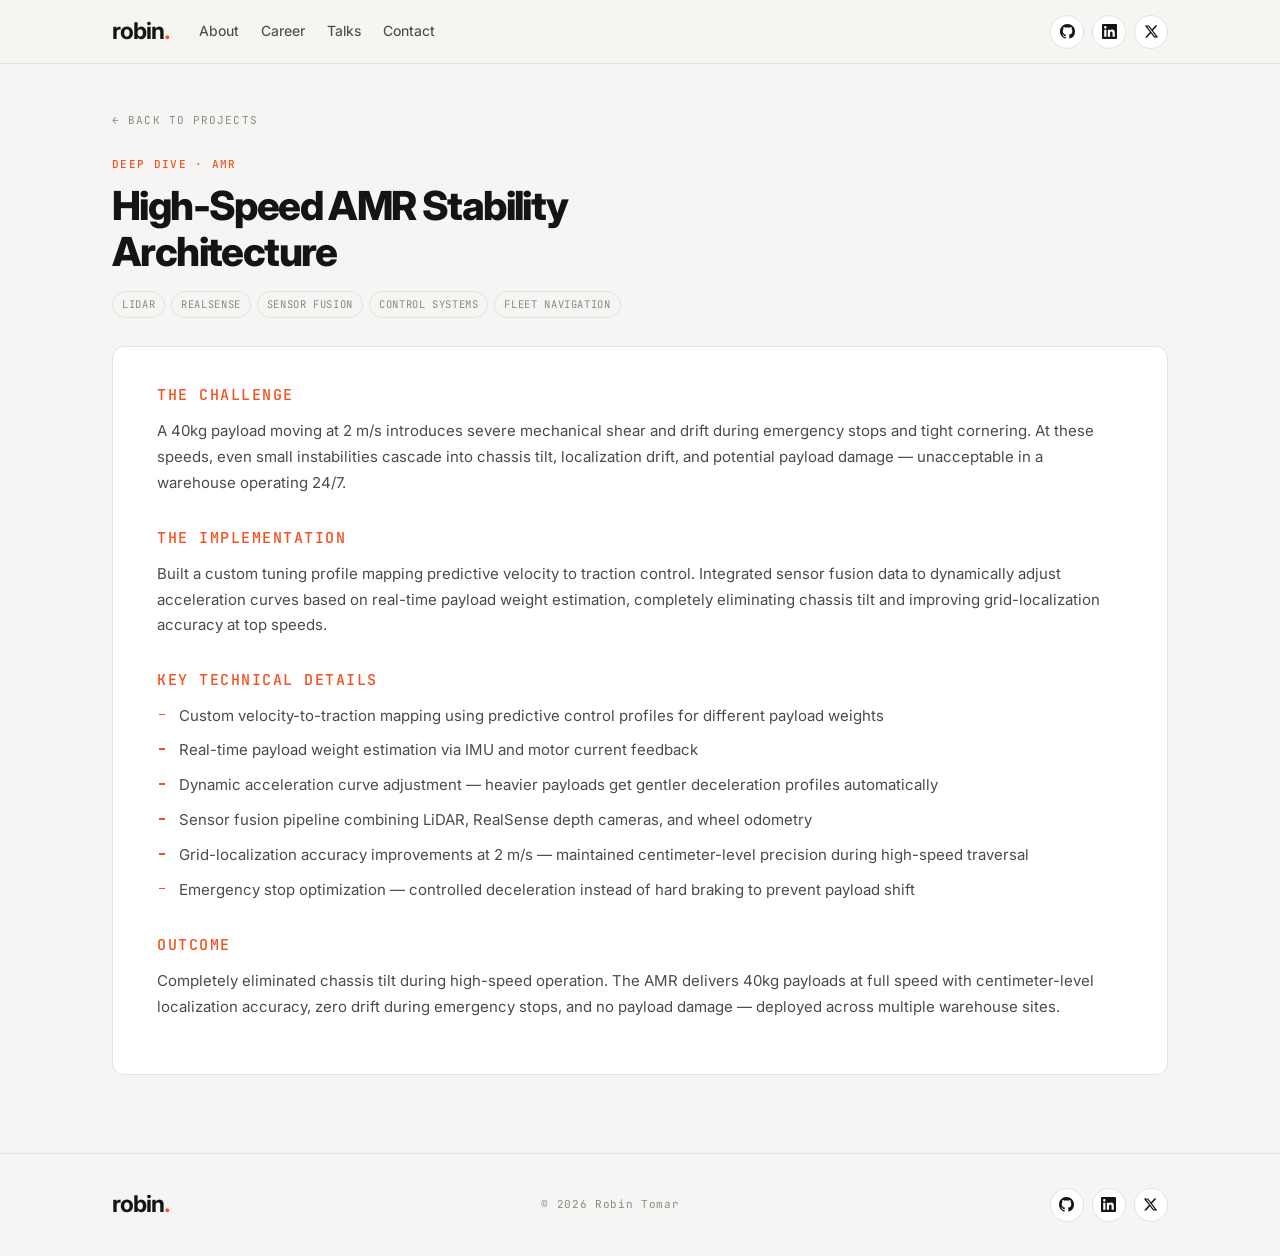
<file: projects/amr-stability.html>
<!DOCTYPE html>
<html lang="en">
<head>
  <meta charset="UTF-8" />
  <meta name="viewport" content="width=device-width, initial-scale=1.0" />
  <title>AMR Stability — Robin Tomar</title>
  <meta name="description" content="A 40kg payload moving at 2 m/s introduces severe mechanical shear and drift during emergency stops and tight cornering. At these speeds, even small" />
  <link rel="icon" type="image/svg+xml" href="data:image/svg+xml,<svg xmlns='http://www.w3.org/2000/svg' viewBox='0 0 100 100'><text y='.9em' font-size='90'>&#129302;</text></svg>" />
  <link rel="preconnect" href="https://fonts.googleapis.com" />
  <link rel="preconnect" href="https://fonts.gstatic.com" crossorigin />
  <link href="https://fonts.googleapis.com/css2?family=Inter:wght@400;450;500;550;650;700;800&family=JetBrains+Mono:wght@400;500&display=swap" rel="stylesheet" />
  <link rel="stylesheet" href="../styles.css" />
</head>
<body>

<header class="nav">
  <div class="wrap nav-inner">
    <a href="../index.html" class="wordmark">robin</a>
    <nav class="nav-links" id="navLinks">
      <a href="../index.html#about"    class="nav-link">About</a>
      <a href="../index.html#career"   class="nav-link">Career</a>
      <a href="../index.html#talks"    class="nav-link">Talks</a>
      <a href="../index.html#contact"  class="nav-link">Contact</a>
    </nav>
    <button class="nav-toggle" id="navToggle" aria-label="Toggle navigation" aria-expanded="false">&#9776;</button>
    <div class="nav-social">
      <a href="https://github.com/robintomar1" class="icon-btn" target="_blank" rel="noopener" aria-label="GitHub"><svg viewBox="0 0 24 24" fill="currentColor"><path d="M12 0C5.37 0 0 5.37 0 12c0 5.31 3.435 9.795 8.205 11.385.6.105.825-.255.825-.57 0-.285-.015-1.23-.015-2.235-3.015.555-3.795-.735-4.035-1.41-.135-.345-.72-1.41-1.23-1.695-.42-.225-1.02-.78-.015-.795.945-.015 1.62.87 1.845 1.23 1.08 1.815 2.805 1.305 3.495.99.105-.78.42-1.305.765-1.605-2.67-.3-5.46-1.335-5.46-5.925 0-1.305.465-2.385 1.23-3.225-.12-.3-.54-1.53.12-3.18 0 0 1.005-.315 3.3 1.23.96-.27 1.98-.405 3-.405s2.04.135 3 .405c2.295-1.56 3.3-1.23 3.3-1.23.66 1.65.24 2.88.12 3.18.765.84 1.23 1.905 1.23 3.225 0 4.605-2.805 5.625-5.475 5.925.435.375.81 1.095.81 2.22 0 1.605-.015 2.895-.015 3.3 0 .315.225.69.825.57A12.02 12.02 0 0 0 24 12c0-6.63-5.37-12-12-12z"/></svg></a>
      <a href="https://www.linkedin.com/in/robin-tomar-4a005a103/" class="icon-btn" target="_blank" rel="noopener" aria-label="LinkedIn"><svg viewBox="0 0 24 24" fill="currentColor"><path d="M20.447 20.452h-3.554v-5.569c0-1.328-.027-3.037-1.852-3.037-1.853 0-2.136 1.445-2.136 2.939v5.667H9.351V9h3.414v1.561h.046c.477-.9 1.637-1.85 3.37-1.85 3.601 0 4.267 2.37 4.267 5.455v6.286zM5.337 7.433a2.062 2.062 0 0 1-2.063-2.065 2.064 2.064 0 1 1 2.063 2.065zm1.782 13.019H3.555V9h3.564v11.452zM22.225 0H1.771C.792 0 0 .774 0 1.729v20.542C0 23.227.792 24 1.771 24h20.451C23.2 24 24 23.227 24 22.271V1.729C24 .774 23.2 0 22.222 0h.003z"/></svg></a>
      <a href="https://x.com/robintomar_" class="icon-btn" target="_blank" rel="noopener" aria-label="X"><svg viewBox="0 0 24 24" fill="currentColor"><path d="M18.244 2.25h3.308l-7.227 8.26 8.502 11.24H16.17l-5.214-6.817L4.99 21.75H1.68l7.73-8.835L1.254 2.25H8.08l4.713 6.231zm-1.161 17.52h1.833L7.084 4.126H5.117z"/></svg></a>
    </div>
  </div>
</header>

<main class="detail">
  <div class="wrap">
    <a href="../index.html#projects" class="back">&#8592; Back to projects</a>
    <span class="eyebrow eyebrow--accent">Deep dive · AMR</span>
    <h1 class="detail-title">High-Speed AMR Stability Architecture</h1>
    <div class="tags"><span class="tag">LiDAR</span><span class="tag">RealSense</span><span class="tag">Sensor Fusion</span><span class="tag">Control Systems</span><span class="tag">Fleet Navigation</span></div>

    <div class="card detail-card">

      <h2>The Challenge</h2>
      <p>A 40kg payload moving at 2 m/s introduces severe mechanical shear and drift during emergency stops and tight cornering. At these speeds, even small instabilities cascade into chassis tilt, localization drift, and potential payload damage — unacceptable in a warehouse operating 24/7.</p>
      <h2>The Implementation</h2>
      <p>Built a custom tuning profile mapping predictive velocity to traction control. Integrated sensor fusion data to dynamically adjust acceleration curves based on real-time payload weight estimation, completely eliminating chassis tilt and improving grid-localization accuracy at top speeds.</p>
      <h2>Key Technical Details</h2>
      <ul>
        <li>Custom velocity-to-traction mapping using predictive control profiles for different payload weights</li>
        <li>Real-time payload weight estimation via IMU and motor current feedback</li>
        <li>Dynamic acceleration curve adjustment — heavier payloads get gentler deceleration profiles automatically</li>
        <li>Sensor fusion pipeline combining LiDAR, RealSense depth cameras, and wheel odometry</li>
        <li>Grid-localization accuracy improvements at 2 m/s — maintained centimeter-level precision during high-speed traversal</li>
        <li>Emergency stop optimization — controlled deceleration instead of hard braking to prevent payload shift</li>
      </ul>
      <h2>Outcome</h2>
      <p>Completely eliminated chassis tilt during high-speed operation. The AMR delivers 40kg payloads at full speed with centimeter-level localization accuracy, zero drift during emergency stops, and no payload damage — deployed across multiple warehouse sites.</p>
    </div>
  </div>
</main>

<footer class="footer">
  <div class="wrap footer-inner">
    <a href="../index.html" class="wordmark">robin</a>
    <span class="footer-note">&copy; 2026 Robin Tomar</span>
    <div class="nav-social">
      <a href="https://github.com/robintomar1" class="icon-btn" target="_blank" rel="noopener" aria-label="GitHub"><svg viewBox="0 0 24 24" fill="currentColor"><path d="M12 0C5.37 0 0 5.37 0 12c0 5.31 3.435 9.795 8.205 11.385.6.105.825-.255.825-.57 0-.285-.015-1.23-.015-2.235-3.015.555-3.795-.735-4.035-1.41-.135-.345-.72-1.41-1.23-1.695-.42-.225-1.02-.78-.015-.795.945-.015 1.62.87 1.845 1.23 1.08 1.815 2.805 1.305 3.495.99.105-.78.42-1.305.765-1.605-2.67-.3-5.46-1.335-5.46-5.925 0-1.305.465-2.385 1.23-3.225-.12-.3-.54-1.53.12-3.18 0 0 1.005-.315 3.3 1.23.96-.27 1.98-.405 3-.405s2.04.135 3 .405c2.295-1.56 3.3-1.23 3.3-1.23.66 1.65.24 2.88.12 3.18.765.84 1.23 1.905 1.23 3.225 0 4.605-2.805 5.625-5.475 5.925.435.375.81 1.095.81 2.22 0 1.605-.015 2.895-.015 3.3 0 .315.225.69.825.57A12.02 12.02 0 0 0 24 12c0-6.63-5.37-12-12-12z"/></svg></a>
      <a href="https://www.linkedin.com/in/robin-tomar-4a005a103/" class="icon-btn" target="_blank" rel="noopener" aria-label="LinkedIn"><svg viewBox="0 0 24 24" fill="currentColor"><path d="M20.447 20.452h-3.554v-5.569c0-1.328-.027-3.037-1.852-3.037-1.853 0-2.136 1.445-2.136 2.939v5.667H9.351V9h3.414v1.561h.046c.477-.9 1.637-1.85 3.37-1.85 3.601 0 4.267 2.37 4.267 5.455v6.286zM5.337 7.433a2.062 2.062 0 0 1-2.063-2.065 2.064 2.064 0 1 1 2.063 2.065zm1.782 13.019H3.555V9h3.564v11.452zM22.225 0H1.771C.792 0 0 .774 0 1.729v20.542C0 23.227.792 24 1.771 24h20.451C23.2 24 24 23.227 24 22.271V1.729C24 .774 23.2 0 22.222 0h.003z"/></svg></a>
      <a href="https://x.com/robintomar_" class="icon-btn" target="_blank" rel="noopener" aria-label="X"><svg viewBox="0 0 24 24" fill="currentColor"><path d="M18.244 2.25h3.308l-7.227 8.26 8.502 11.24H16.17l-5.214-6.817L4.99 21.75H1.68l7.73-8.835L1.254 2.25H8.08l4.713 6.231zm-1.161 17.52h1.833L7.084 4.126H5.117z"/></svg></a>
    </div>
  </div>
</footer>

<script src="../script.js"></script>
</body>
</html>
</file>
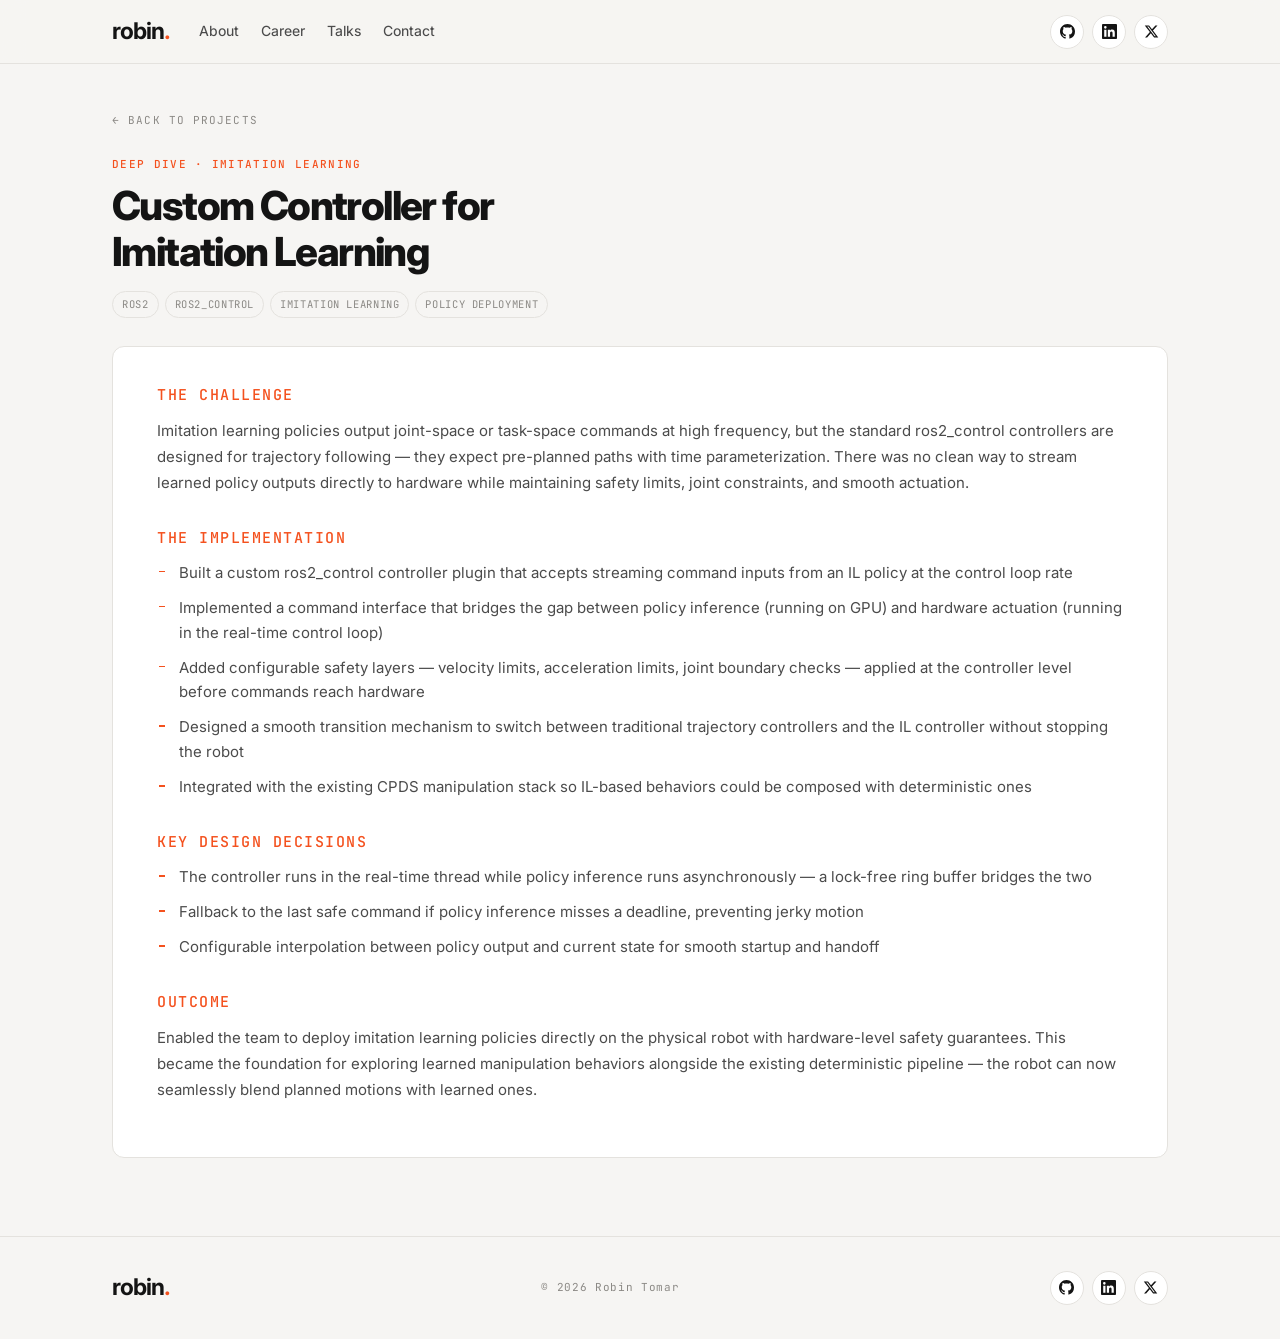
<file: projects/custom-controller-il.html>
<!DOCTYPE html>
<html lang="en">
<head>
  <meta charset="UTF-8" />
  <meta name="viewport" content="width=device-width, initial-scale=1.0" />
  <title>Custom Controller for IL — Robin Tomar</title>
  <meta name="description" content="Imitation learning policies output joint-space or task-space commands at high frequency, but the standard ros2_control controllers are designed for" />
  <link rel="icon" type="image/svg+xml" href="data:image/svg+xml,<svg xmlns='http://www.w3.org/2000/svg' viewBox='0 0 100 100'><text y='.9em' font-size='90'>&#129302;</text></svg>" />
  <link rel="preconnect" href="https://fonts.googleapis.com" />
  <link rel="preconnect" href="https://fonts.gstatic.com" crossorigin />
  <link href="https://fonts.googleapis.com/css2?family=Inter:wght@400;450;500;550;650;700;800&family=JetBrains+Mono:wght@400;500&display=swap" rel="stylesheet" />
  <link rel="stylesheet" href="../styles.css" />
</head>
<body>

<header class="nav">
  <div class="wrap nav-inner">
    <a href="../index.html" class="wordmark">robin</a>
    <nav class="nav-links" id="navLinks">
      <a href="../index.html#about"    class="nav-link">About</a>
      <a href="../index.html#career"   class="nav-link">Career</a>
      <a href="../index.html#talks"    class="nav-link">Talks</a>
      <a href="../index.html#contact"  class="nav-link">Contact</a>
    </nav>
    <button class="nav-toggle" id="navToggle" aria-label="Toggle navigation" aria-expanded="false">&#9776;</button>
    <div class="nav-social">
      <a href="https://github.com/robintomar1" class="icon-btn" target="_blank" rel="noopener" aria-label="GitHub"><svg viewBox="0 0 24 24" fill="currentColor"><path d="M12 0C5.37 0 0 5.37 0 12c0 5.31 3.435 9.795 8.205 11.385.6.105.825-.255.825-.57 0-.285-.015-1.23-.015-2.235-3.015.555-3.795-.735-4.035-1.41-.135-.345-.72-1.41-1.23-1.695-.42-.225-1.02-.78-.015-.795.945-.015 1.62.87 1.845 1.23 1.08 1.815 2.805 1.305 3.495.99.105-.78.42-1.305.765-1.605-2.67-.3-5.46-1.335-5.46-5.925 0-1.305.465-2.385 1.23-3.225-.12-.3-.54-1.53.12-3.18 0 0 1.005-.315 3.3 1.23.96-.27 1.98-.405 3-.405s2.04.135 3 .405c2.295-1.56 3.3-1.23 3.3-1.23.66 1.65.24 2.88.12 3.18.765.84 1.23 1.905 1.23 3.225 0 4.605-2.805 5.625-5.475 5.925.435.375.81 1.095.81 2.22 0 1.605-.015 2.895-.015 3.3 0 .315.225.69.825.57A12.02 12.02 0 0 0 24 12c0-6.63-5.37-12-12-12z"/></svg></a>
      <a href="https://www.linkedin.com/in/robin-tomar-4a005a103/" class="icon-btn" target="_blank" rel="noopener" aria-label="LinkedIn"><svg viewBox="0 0 24 24" fill="currentColor"><path d="M20.447 20.452h-3.554v-5.569c0-1.328-.027-3.037-1.852-3.037-1.853 0-2.136 1.445-2.136 2.939v5.667H9.351V9h3.414v1.561h.046c.477-.9 1.637-1.85 3.37-1.85 3.601 0 4.267 2.37 4.267 5.455v6.286zM5.337 7.433a2.062 2.062 0 0 1-2.063-2.065 2.064 2.064 0 1 1 2.063 2.065zm1.782 13.019H3.555V9h3.564v11.452zM22.225 0H1.771C.792 0 0 .774 0 1.729v20.542C0 23.227.792 24 1.771 24h20.451C23.2 24 24 23.227 24 22.271V1.729C24 .774 23.2 0 22.222 0h.003z"/></svg></a>
      <a href="https://x.com/robintomar_" class="icon-btn" target="_blank" rel="noopener" aria-label="X"><svg viewBox="0 0 24 24" fill="currentColor"><path d="M18.244 2.25h3.308l-7.227 8.26 8.502 11.24H16.17l-5.214-6.817L4.99 21.75H1.68l7.73-8.835L1.254 2.25H8.08l4.713 6.231zm-1.161 17.52h1.833L7.084 4.126H5.117z"/></svg></a>
    </div>
  </div>
</header>

<main class="detail">
  <div class="wrap">
    <a href="../index.html#projects" class="back">&#8592; Back to projects</a>
    <span class="eyebrow eyebrow--accent">Deep dive · Imitation learning</span>
    <h1 class="detail-title">Custom Controller for Imitation Learning</h1>
    <div class="tags"><span class="tag">ROS2</span><span class="tag">ros2_control</span><span class="tag">Imitation Learning</span><span class="tag">Policy Deployment</span></div>

    <div class="card detail-card">

      <h2>The Challenge</h2>
      <p>Imitation learning policies output joint-space or task-space commands at high frequency, but the standard ros2_control controllers are designed for trajectory following — they expect pre-planned paths with time parameterization. There was no clean way to stream learned policy outputs directly to hardware while maintaining safety limits, joint constraints, and smooth actuation.</p>
      <h2>The Implementation</h2>
      <ul>
        <li>Built a custom ros2_control controller plugin that accepts streaming command inputs from an IL policy at the control loop rate</li>
        <li>Implemented a command interface that bridges the gap between policy inference (running on GPU) and hardware actuation (running in the real-time control loop)</li>
        <li>Added configurable safety layers — velocity limits, acceleration limits, joint boundary checks — applied at the controller level before commands reach hardware</li>
        <li>Designed a smooth transition mechanism to switch between traditional trajectory controllers and the IL controller without stopping the robot</li>
        <li>Integrated with the existing CPDS manipulation stack so IL-based behaviors could be composed with deterministic ones</li>
      </ul>
      <h2>Key Design Decisions</h2>
      <ul>
        <li>The controller runs in the real-time thread while policy inference runs asynchronously — a lock-free ring buffer bridges the two</li>
        <li>Fallback to the last safe command if policy inference misses a deadline, preventing jerky motion</li>
        <li>Configurable interpolation between policy output and current state for smooth startup and handoff</li>
      </ul>
      <h2>Outcome</h2>
      <p>Enabled the team to deploy imitation learning policies directly on the physical robot with hardware-level safety guarantees. This became the foundation for exploring learned manipulation behaviors alongside the existing deterministic pipeline — the robot can now seamlessly blend planned motions with learned ones.</p>
    </div>
  </div>
</main>

<footer class="footer">
  <div class="wrap footer-inner">
    <a href="../index.html" class="wordmark">robin</a>
    <span class="footer-note">&copy; 2026 Robin Tomar</span>
    <div class="nav-social">
      <a href="https://github.com/robintomar1" class="icon-btn" target="_blank" rel="noopener" aria-label="GitHub"><svg viewBox="0 0 24 24" fill="currentColor"><path d="M12 0C5.37 0 0 5.37 0 12c0 5.31 3.435 9.795 8.205 11.385.6.105.825-.255.825-.57 0-.285-.015-1.23-.015-2.235-3.015.555-3.795-.735-4.035-1.41-.135-.345-.72-1.41-1.23-1.695-.42-.225-1.02-.78-.015-.795.945-.015 1.62.87 1.845 1.23 1.08 1.815 2.805 1.305 3.495.99.105-.78.42-1.305.765-1.605-2.67-.3-5.46-1.335-5.46-5.925 0-1.305.465-2.385 1.23-3.225-.12-.3-.54-1.53.12-3.18 0 0 1.005-.315 3.3 1.23.96-.27 1.98-.405 3-.405s2.04.135 3 .405c2.295-1.56 3.3-1.23 3.3-1.23.66 1.65.24 2.88.12 3.18.765.84 1.23 1.905 1.23 3.225 0 4.605-2.805 5.625-5.475 5.925.435.375.81 1.095.81 2.22 0 1.605-.015 2.895-.015 3.3 0 .315.225.69.825.57A12.02 12.02 0 0 0 24 12c0-6.63-5.37-12-12-12z"/></svg></a>
      <a href="https://www.linkedin.com/in/robin-tomar-4a005a103/" class="icon-btn" target="_blank" rel="noopener" aria-label="LinkedIn"><svg viewBox="0 0 24 24" fill="currentColor"><path d="M20.447 20.452h-3.554v-5.569c0-1.328-.027-3.037-1.852-3.037-1.853 0-2.136 1.445-2.136 2.939v5.667H9.351V9h3.414v1.561h.046c.477-.9 1.637-1.85 3.37-1.85 3.601 0 4.267 2.37 4.267 5.455v6.286zM5.337 7.433a2.062 2.062 0 0 1-2.063-2.065 2.064 2.064 0 1 1 2.063 2.065zm1.782 13.019H3.555V9h3.564v11.452zM22.225 0H1.771C.792 0 0 .774 0 1.729v20.542C0 23.227.792 24 1.771 24h20.451C23.2 24 24 23.227 24 22.271V1.729C24 .774 23.2 0 22.222 0h.003z"/></svg></a>
      <a href="https://x.com/robintomar_" class="icon-btn" target="_blank" rel="noopener" aria-label="X"><svg viewBox="0 0 24 24" fill="currentColor"><path d="M18.244 2.25h3.308l-7.227 8.26 8.502 11.24H16.17l-5.214-6.817L4.99 21.75H1.68l7.73-8.835L1.254 2.25H8.08l4.713 6.231zm-1.161 17.52h1.833L7.084 4.126H5.117z"/></svg></a>
    </div>
  </div>
</footer>

<script src="../script.js"></script>
</body>
</html>
</file>
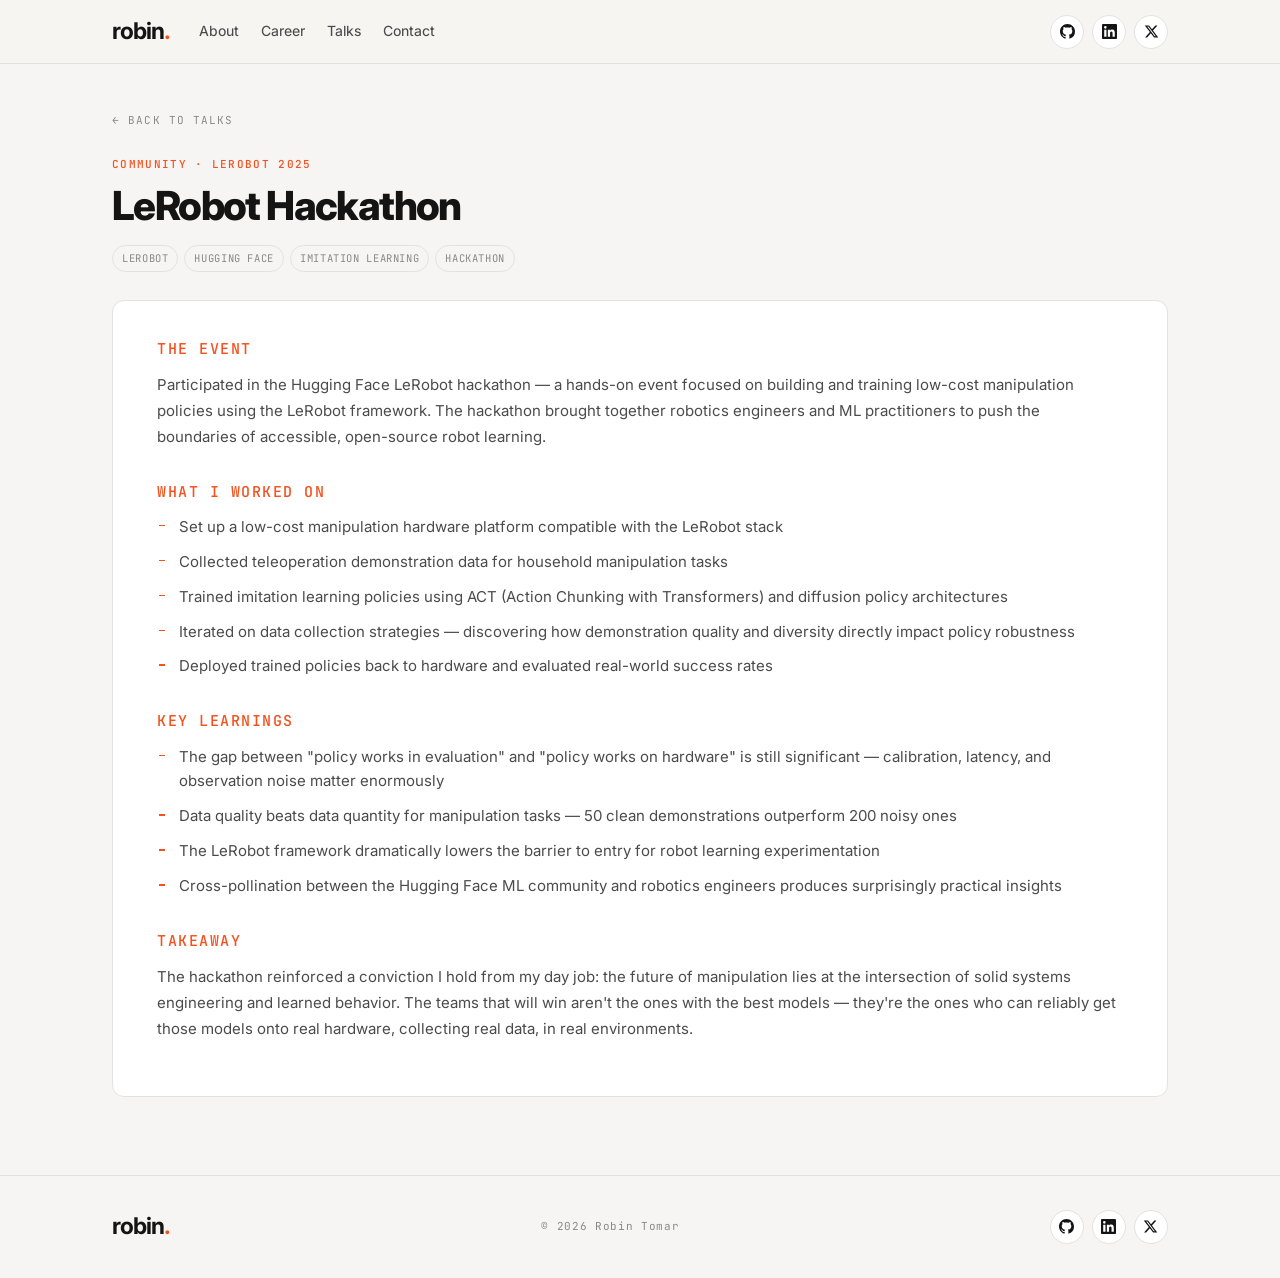
<file: projects/lerobot-hackathon.html>
<!DOCTYPE html>
<html lang="en">
<head>
  <meta charset="UTF-8" />
  <meta name="viewport" content="width=device-width, initial-scale=1.0" />
  <title>LeRobot Hackathon — Robin Tomar</title>
  <meta name="description" content="Participated in the Hugging Face LeRobot hackathon — a hands-on event focused on building and training low-cost manipulation policies using the LeRobot" />
  <link rel="icon" type="image/svg+xml" href="data:image/svg+xml,<svg xmlns='http://www.w3.org/2000/svg' viewBox='0 0 100 100'><text y='.9em' font-size='90'>&#129302;</text></svg>" />
  <link rel="preconnect" href="https://fonts.googleapis.com" />
  <link rel="preconnect" href="https://fonts.gstatic.com" crossorigin />
  <link href="https://fonts.googleapis.com/css2?family=Inter:wght@400;450;500;550;650;700;800&family=JetBrains+Mono:wght@400;500&display=swap" rel="stylesheet" />
  <link rel="stylesheet" href="../styles.css" />
</head>
<body>

<header class="nav">
  <div class="wrap nav-inner">
    <a href="../index.html" class="wordmark">robin</a>
    <nav class="nav-links" id="navLinks">
      <a href="../index.html#about"    class="nav-link">About</a>
      <a href="../index.html#career"   class="nav-link">Career</a>
      <a href="../index.html#talks"    class="nav-link">Talks</a>
      <a href="../index.html#contact"  class="nav-link">Contact</a>
    </nav>
    <button class="nav-toggle" id="navToggle" aria-label="Toggle navigation" aria-expanded="false">&#9776;</button>
    <div class="nav-social">
      <a href="https://github.com/robintomar1" class="icon-btn" target="_blank" rel="noopener" aria-label="GitHub"><svg viewBox="0 0 24 24" fill="currentColor"><path d="M12 0C5.37 0 0 5.37 0 12c0 5.31 3.435 9.795 8.205 11.385.6.105.825-.255.825-.57 0-.285-.015-1.23-.015-2.235-3.015.555-3.795-.735-4.035-1.41-.135-.345-.72-1.41-1.23-1.695-.42-.225-1.02-.78-.015-.795.945-.015 1.62.87 1.845 1.23 1.08 1.815 2.805 1.305 3.495.99.105-.78.42-1.305.765-1.605-2.67-.3-5.46-1.335-5.46-5.925 0-1.305.465-2.385 1.23-3.225-.12-.3-.54-1.53.12-3.18 0 0 1.005-.315 3.3 1.23.96-.27 1.98-.405 3-.405s2.04.135 3 .405c2.295-1.56 3.3-1.23 3.3-1.23.66 1.65.24 2.88.12 3.18.765.84 1.23 1.905 1.23 3.225 0 4.605-2.805 5.625-5.475 5.925.435.375.81 1.095.81 2.22 0 1.605-.015 2.895-.015 3.3 0 .315.225.69.825.57A12.02 12.02 0 0 0 24 12c0-6.63-5.37-12-12-12z"/></svg></a>
      <a href="https://www.linkedin.com/in/robin-tomar-4a005a103/" class="icon-btn" target="_blank" rel="noopener" aria-label="LinkedIn"><svg viewBox="0 0 24 24" fill="currentColor"><path d="M20.447 20.452h-3.554v-5.569c0-1.328-.027-3.037-1.852-3.037-1.853 0-2.136 1.445-2.136 2.939v5.667H9.351V9h3.414v1.561h.046c.477-.9 1.637-1.85 3.37-1.85 3.601 0 4.267 2.37 4.267 5.455v6.286zM5.337 7.433a2.062 2.062 0 0 1-2.063-2.065 2.064 2.064 0 1 1 2.063 2.065zm1.782 13.019H3.555V9h3.564v11.452zM22.225 0H1.771C.792 0 0 .774 0 1.729v20.542C0 23.227.792 24 1.771 24h20.451C23.2 24 24 23.227 24 22.271V1.729C24 .774 23.2 0 22.222 0h.003z"/></svg></a>
      <a href="https://x.com/robintomar_" class="icon-btn" target="_blank" rel="noopener" aria-label="X"><svg viewBox="0 0 24 24" fill="currentColor"><path d="M18.244 2.25h3.308l-7.227 8.26 8.502 11.24H16.17l-5.214-6.817L4.99 21.75H1.68l7.73-8.835L1.254 2.25H8.08l4.713 6.231zm-1.161 17.52h1.833L7.084 4.126H5.117z"/></svg></a>
    </div>
  </div>
</header>

<main class="detail">
  <div class="wrap">
    <a href="../index.html#talks" class="back">&#8592; Back to talks</a>
    <span class="eyebrow eyebrow--accent">Community · LeRobot 2025</span>
    <h1 class="detail-title">LeRobot Hackathon</h1>
    <div class="tags"><span class="tag">LeRobot</span><span class="tag">Hugging Face</span><span class="tag">Imitation Learning</span><span class="tag">Hackathon</span></div>

    <div class="card detail-card">

      <h2>The Event</h2>
      <p>Participated in the Hugging Face LeRobot hackathon — a hands-on event focused on building and training low-cost manipulation policies using the LeRobot framework. The hackathon brought together robotics engineers and ML practitioners to push the boundaries of accessible, open-source robot learning.</p>
      <h2>What I Worked On</h2>
      <ul>
        <li>Set up a low-cost manipulation hardware platform compatible with the LeRobot stack</li>
        <li>Collected teleoperation demonstration data for household manipulation tasks</li>
        <li>Trained imitation learning policies using ACT (Action Chunking with Transformers) and diffusion policy architectures</li>
        <li>Iterated on data collection strategies — discovering how demonstration quality and diversity directly impact policy robustness</li>
        <li>Deployed trained policies back to hardware and evaluated real-world success rates</li>
      </ul>
      <h2>Key Learnings</h2>
      <ul>
        <li>The gap between "policy works in evaluation" and "policy works on hardware" is still significant — calibration, latency, and observation noise matter enormously</li>
        <li>Data quality beats data quantity for manipulation tasks — 50 clean demonstrations outperform 200 noisy ones</li>
        <li>The LeRobot framework dramatically lowers the barrier to entry for robot learning experimentation</li>
        <li>Cross-pollination between the Hugging Face ML community and robotics engineers produces surprisingly practical insights</li>
      </ul>
      <h2>Takeaway</h2>
      <p>The hackathon reinforced a conviction I hold from my day job: the future of manipulation lies at the intersection of solid systems engineering and learned behavior. The teams that will win aren't the ones with the best models — they're the ones who can reliably get those models onto real hardware, collecting real data, in real environments.</p>
    </div>
  </div>
</main>

<footer class="footer">
  <div class="wrap footer-inner">
    <a href="../index.html" class="wordmark">robin</a>
    <span class="footer-note">&copy; 2026 Robin Tomar</span>
    <div class="nav-social">
      <a href="https://github.com/robintomar1" class="icon-btn" target="_blank" rel="noopener" aria-label="GitHub"><svg viewBox="0 0 24 24" fill="currentColor"><path d="M12 0C5.37 0 0 5.37 0 12c0 5.31 3.435 9.795 8.205 11.385.6.105.825-.255.825-.57 0-.285-.015-1.23-.015-2.235-3.015.555-3.795-.735-4.035-1.41-.135-.345-.72-1.41-1.23-1.695-.42-.225-1.02-.78-.015-.795.945-.015 1.62.87 1.845 1.23 1.08 1.815 2.805 1.305 3.495.99.105-.78.42-1.305.765-1.605-2.67-.3-5.46-1.335-5.46-5.925 0-1.305.465-2.385 1.23-3.225-.12-.3-.54-1.53.12-3.18 0 0 1.005-.315 3.3 1.23.96-.27 1.98-.405 3-.405s2.04.135 3 .405c2.295-1.56 3.3-1.23 3.3-1.23.66 1.65.24 2.88.12 3.18.765.84 1.23 1.905 1.23 3.225 0 4.605-2.805 5.625-5.475 5.925.435.375.81 1.095.81 2.22 0 1.605-.015 2.895-.015 3.3 0 .315.225.69.825.57A12.02 12.02 0 0 0 24 12c0-6.63-5.37-12-12-12z"/></svg></a>
      <a href="https://www.linkedin.com/in/robin-tomar-4a005a103/" class="icon-btn" target="_blank" rel="noopener" aria-label="LinkedIn"><svg viewBox="0 0 24 24" fill="currentColor"><path d="M20.447 20.452h-3.554v-5.569c0-1.328-.027-3.037-1.852-3.037-1.853 0-2.136 1.445-2.136 2.939v5.667H9.351V9h3.414v1.561h.046c.477-.9 1.637-1.85 3.37-1.85 3.601 0 4.267 2.37 4.267 5.455v6.286zM5.337 7.433a2.062 2.062 0 0 1-2.063-2.065 2.064 2.064 0 1 1 2.063 2.065zm1.782 13.019H3.555V9h3.564v11.452zM22.225 0H1.771C.792 0 0 .774 0 1.729v20.542C0 23.227.792 24 1.771 24h20.451C23.2 24 24 23.227 24 22.271V1.729C24 .774 23.2 0 22.222 0h.003z"/></svg></a>
      <a href="https://x.com/robintomar_" class="icon-btn" target="_blank" rel="noopener" aria-label="X"><svg viewBox="0 0 24 24" fill="currentColor"><path d="M18.244 2.25h3.308l-7.227 8.26 8.502 11.24H16.17l-5.214-6.817L4.99 21.75H1.68l7.73-8.835L1.254 2.25H8.08l4.713 6.231zm-1.161 17.52h1.833L7.084 4.126H5.117z"/></svg></a>
    </div>
  </div>
</footer>

<script src="../script.js"></script>
</body>
</html>
</file>
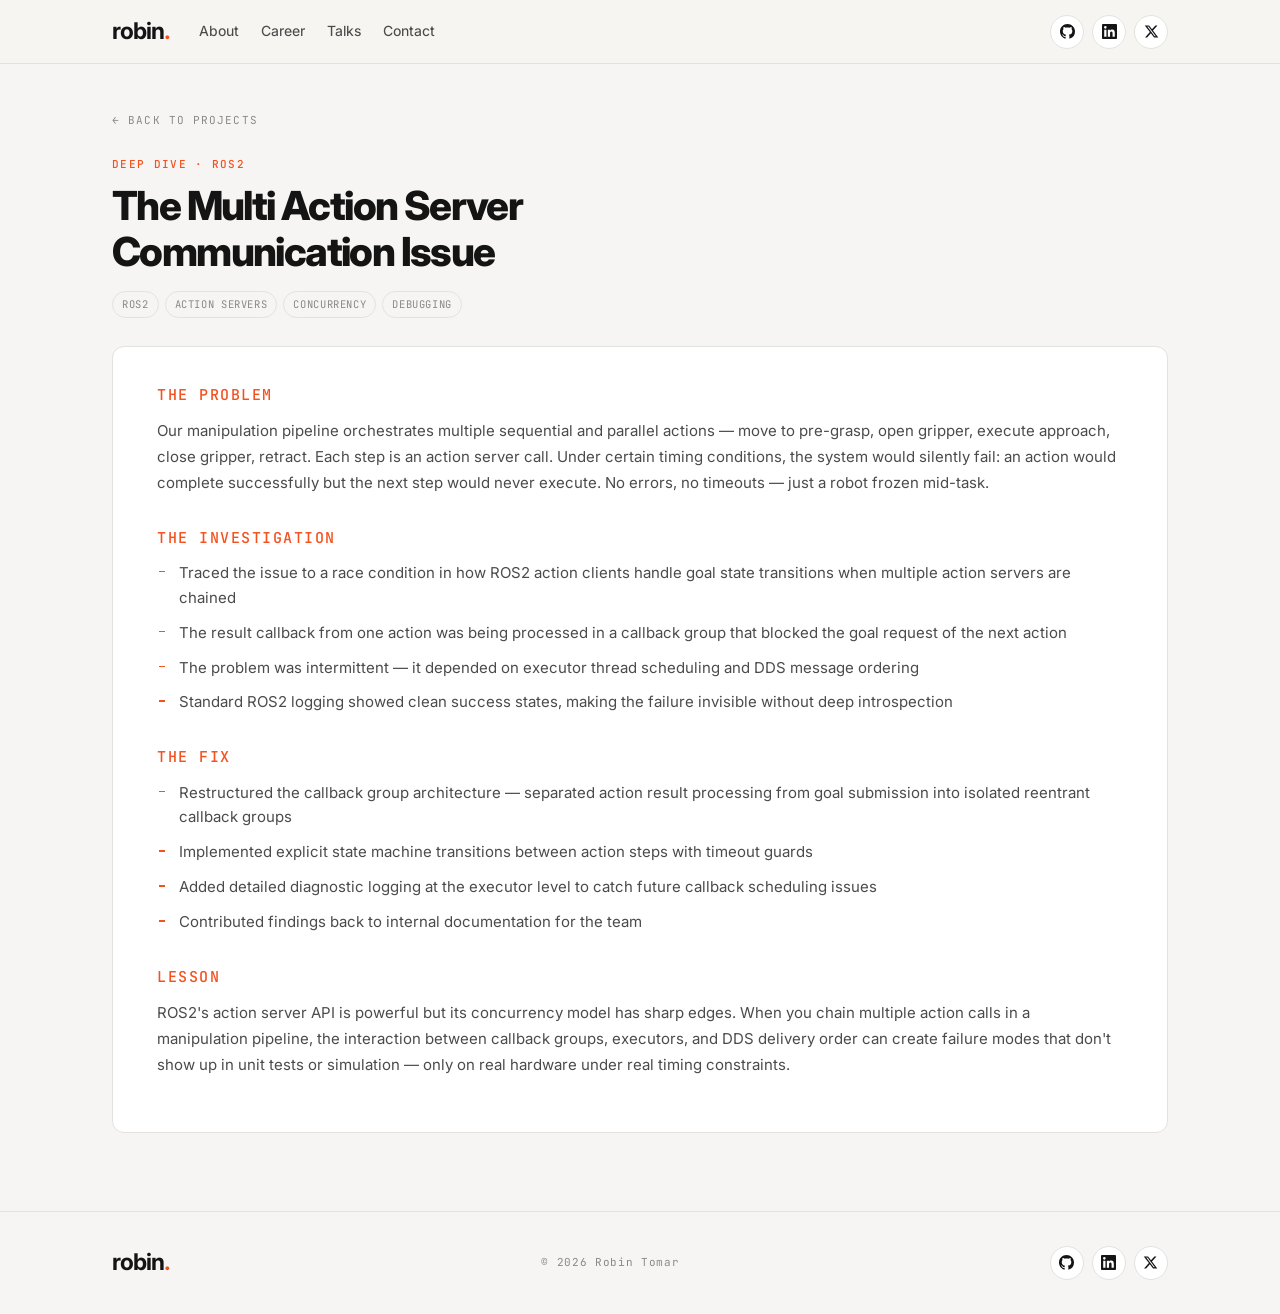
<file: projects/multi-action-server.html>
<!DOCTYPE html>
<html lang="en">
<head>
  <meta charset="UTF-8" />
  <meta name="viewport" content="width=device-width, initial-scale=1.0" />
  <title>Multi Action Server Issue — Robin Tomar</title>
  <meta name="description" content="Our manipulation pipeline orchestrates multiple sequential and parallel actions — move to pre-grasp, open gripper, execute approach, close gripper," />
  <link rel="icon" type="image/svg+xml" href="data:image/svg+xml,<svg xmlns='http://www.w3.org/2000/svg' viewBox='0 0 100 100'><text y='.9em' font-size='90'>&#129302;</text></svg>" />
  <link rel="preconnect" href="https://fonts.googleapis.com" />
  <link rel="preconnect" href="https://fonts.gstatic.com" crossorigin />
  <link href="https://fonts.googleapis.com/css2?family=Inter:wght@400;450;500;550;650;700;800&family=JetBrains+Mono:wght@400;500&display=swap" rel="stylesheet" />
  <link rel="stylesheet" href="../styles.css" />
</head>
<body>

<header class="nav">
  <div class="wrap nav-inner">
    <a href="../index.html" class="wordmark">robin</a>
    <nav class="nav-links" id="navLinks">
      <a href="../index.html#about"    class="nav-link">About</a>
      <a href="../index.html#career"   class="nav-link">Career</a>
      <a href="../index.html#talks"    class="nav-link">Talks</a>
      <a href="../index.html#contact"  class="nav-link">Contact</a>
    </nav>
    <button class="nav-toggle" id="navToggle" aria-label="Toggle navigation" aria-expanded="false">&#9776;</button>
    <div class="nav-social">
      <a href="https://github.com/robintomar1" class="icon-btn" target="_blank" rel="noopener" aria-label="GitHub"><svg viewBox="0 0 24 24" fill="currentColor"><path d="M12 0C5.37 0 0 5.37 0 12c0 5.31 3.435 9.795 8.205 11.385.6.105.825-.255.825-.57 0-.285-.015-1.23-.015-2.235-3.015.555-3.795-.735-4.035-1.41-.135-.345-.72-1.41-1.23-1.695-.42-.225-1.02-.78-.015-.795.945-.015 1.62.87 1.845 1.23 1.08 1.815 2.805 1.305 3.495.99.105-.78.42-1.305.765-1.605-2.67-.3-5.46-1.335-5.46-5.925 0-1.305.465-2.385 1.23-3.225-.12-.3-.54-1.53.12-3.18 0 0 1.005-.315 3.3 1.23.96-.27 1.98-.405 3-.405s2.04.135 3 .405c2.295-1.56 3.3-1.23 3.3-1.23.66 1.65.24 2.88.12 3.18.765.84 1.23 1.905 1.23 3.225 0 4.605-2.805 5.625-5.475 5.925.435.375.81 1.095.81 2.22 0 1.605-.015 2.895-.015 3.3 0 .315.225.69.825.57A12.02 12.02 0 0 0 24 12c0-6.63-5.37-12-12-12z"/></svg></a>
      <a href="https://www.linkedin.com/in/robin-tomar-4a005a103/" class="icon-btn" target="_blank" rel="noopener" aria-label="LinkedIn"><svg viewBox="0 0 24 24" fill="currentColor"><path d="M20.447 20.452h-3.554v-5.569c0-1.328-.027-3.037-1.852-3.037-1.853 0-2.136 1.445-2.136 2.939v5.667H9.351V9h3.414v1.561h.046c.477-.9 1.637-1.85 3.37-1.85 3.601 0 4.267 2.37 4.267 5.455v6.286zM5.337 7.433a2.062 2.062 0 0 1-2.063-2.065 2.064 2.064 0 1 1 2.063 2.065zm1.782 13.019H3.555V9h3.564v11.452zM22.225 0H1.771C.792 0 0 .774 0 1.729v20.542C0 23.227.792 24 1.771 24h20.451C23.2 24 24 23.227 24 22.271V1.729C24 .774 23.2 0 22.222 0h.003z"/></svg></a>
      <a href="https://x.com/robintomar_" class="icon-btn" target="_blank" rel="noopener" aria-label="X"><svg viewBox="0 0 24 24" fill="currentColor"><path d="M18.244 2.25h3.308l-7.227 8.26 8.502 11.24H16.17l-5.214-6.817L4.99 21.75H1.68l7.73-8.835L1.254 2.25H8.08l4.713 6.231zm-1.161 17.52h1.833L7.084 4.126H5.117z"/></svg></a>
    </div>
  </div>
</header>

<main class="detail">
  <div class="wrap">
    <a href="../index.html#projects" class="back">&#8592; Back to projects</a>
    <span class="eyebrow eyebrow--accent">Deep dive · ROS2</span>
    <h1 class="detail-title">The Multi Action Server Communication Issue</h1>
    <div class="tags"><span class="tag">ROS2</span><span class="tag">Action Servers</span><span class="tag">Concurrency</span><span class="tag">Debugging</span></div>

    <div class="card detail-card">

      <h2>The Problem</h2>
      <p>Our manipulation pipeline orchestrates multiple sequential and parallel actions — move to pre-grasp, open gripper, execute approach, close gripper, retract. Each step is an action server call. Under certain timing conditions, the system would silently fail: an action would complete successfully but the next step would never execute. No errors, no timeouts — just a robot frozen mid-task.</p>
      <h2>The Investigation</h2>
      <ul>
        <li>Traced the issue to a race condition in how ROS2 action clients handle goal state transitions when multiple action servers are chained</li>
        <li>The result callback from one action was being processed in a callback group that blocked the goal request of the next action</li>
        <li>The problem was intermittent — it depended on executor thread scheduling and DDS message ordering</li>
        <li>Standard ROS2 logging showed clean success states, making the failure invisible without deep introspection</li>
      </ul>
      <h2>The Fix</h2>
      <ul>
        <li>Restructured the callback group architecture — separated action result processing from goal submission into isolated reentrant callback groups</li>
        <li>Implemented explicit state machine transitions between action steps with timeout guards</li>
        <li>Added detailed diagnostic logging at the executor level to catch future callback scheduling issues</li>
        <li>Contributed findings back to internal documentation for the team</li>
      </ul>
      <h2>Lesson</h2>
      <p>ROS2's action server API is powerful but its concurrency model has sharp edges. When you chain multiple action calls in a manipulation pipeline, the interaction between callback groups, executors, and DDS delivery order can create failure modes that don't show up in unit tests or simulation — only on real hardware under real timing constraints.</p>
    </div>
  </div>
</main>

<footer class="footer">
  <div class="wrap footer-inner">
    <a href="../index.html" class="wordmark">robin</a>
    <span class="footer-note">&copy; 2026 Robin Tomar</span>
    <div class="nav-social">
      <a href="https://github.com/robintomar1" class="icon-btn" target="_blank" rel="noopener" aria-label="GitHub"><svg viewBox="0 0 24 24" fill="currentColor"><path d="M12 0C5.37 0 0 5.37 0 12c0 5.31 3.435 9.795 8.205 11.385.6.105.825-.255.825-.57 0-.285-.015-1.23-.015-2.235-3.015.555-3.795-.735-4.035-1.41-.135-.345-.72-1.41-1.23-1.695-.42-.225-1.02-.78-.015-.795.945-.015 1.62.87 1.845 1.23 1.08 1.815 2.805 1.305 3.495.99.105-.78.42-1.305.765-1.605-2.67-.3-5.46-1.335-5.46-5.925 0-1.305.465-2.385 1.23-3.225-.12-.3-.54-1.53.12-3.18 0 0 1.005-.315 3.3 1.23.96-.27 1.98-.405 3-.405s2.04.135 3 .405c2.295-1.56 3.3-1.23 3.3-1.23.66 1.65.24 2.88.12 3.18.765.84 1.23 1.905 1.23 3.225 0 4.605-2.805 5.625-5.475 5.925.435.375.81 1.095.81 2.22 0 1.605-.015 2.895-.015 3.3 0 .315.225.69.825.57A12.02 12.02 0 0 0 24 12c0-6.63-5.37-12-12-12z"/></svg></a>
      <a href="https://www.linkedin.com/in/robin-tomar-4a005a103/" class="icon-btn" target="_blank" rel="noopener" aria-label="LinkedIn"><svg viewBox="0 0 24 24" fill="currentColor"><path d="M20.447 20.452h-3.554v-5.569c0-1.328-.027-3.037-1.852-3.037-1.853 0-2.136 1.445-2.136 2.939v5.667H9.351V9h3.414v1.561h.046c.477-.9 1.637-1.85 3.37-1.85 3.601 0 4.267 2.37 4.267 5.455v6.286zM5.337 7.433a2.062 2.062 0 0 1-2.063-2.065 2.064 2.064 0 1 1 2.063 2.065zm1.782 13.019H3.555V9h3.564v11.452zM22.225 0H1.771C.792 0 0 .774 0 1.729v20.542C0 23.227.792 24 1.771 24h20.451C23.2 24 24 23.227 24 22.271V1.729C24 .774 23.2 0 22.222 0h.003z"/></svg></a>
      <a href="https://x.com/robintomar_" class="icon-btn" target="_blank" rel="noopener" aria-label="X"><svg viewBox="0 0 24 24" fill="currentColor"><path d="M18.244 2.25h3.308l-7.227 8.26 8.502 11.24H16.17l-5.214-6.817L4.99 21.75H1.68l7.73-8.835L1.254 2.25H8.08l4.713 6.231zm-1.161 17.52h1.833L7.084 4.126H5.117z"/></svg></a>
    </div>
  </div>
</footer>

<script src="../script.js"></script>
</body>
</html>
</file>
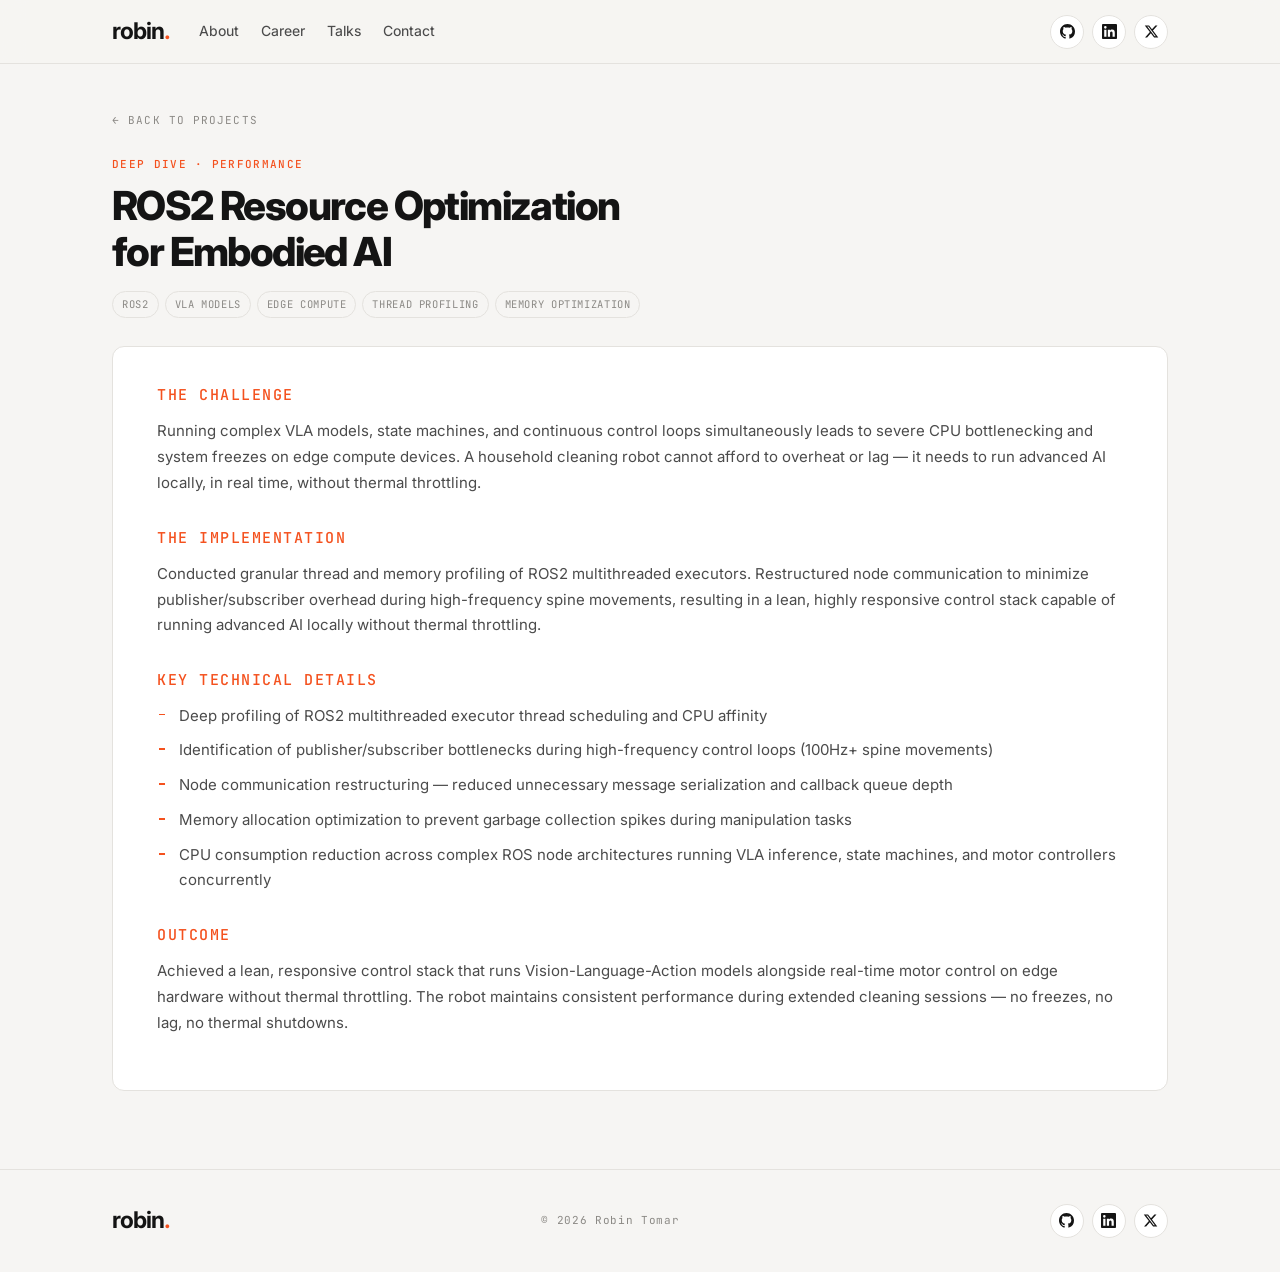
<file: projects/ros2-optimization.html>
<!DOCTYPE html>
<html lang="en">
<head>
  <meta charset="UTF-8" />
  <meta name="viewport" content="width=device-width, initial-scale=1.0" />
  <title>ROS2 Optimization — Robin Tomar</title>
  <meta name="description" content="Running complex VLA models, state machines, and continuous control loops simultaneously leads to severe CPU bottlenecking and system freezes on edge" />
  <link rel="icon" type="image/svg+xml" href="data:image/svg+xml,<svg xmlns='http://www.w3.org/2000/svg' viewBox='0 0 100 100'><text y='.9em' font-size='90'>&#129302;</text></svg>" />
  <link rel="preconnect" href="https://fonts.googleapis.com" />
  <link rel="preconnect" href="https://fonts.gstatic.com" crossorigin />
  <link href="https://fonts.googleapis.com/css2?family=Inter:wght@400;450;500;550;650;700;800&family=JetBrains+Mono:wght@400;500&display=swap" rel="stylesheet" />
  <link rel="stylesheet" href="../styles.css" />
</head>
<body>

<header class="nav">
  <div class="wrap nav-inner">
    <a href="../index.html" class="wordmark">robin</a>
    <nav class="nav-links" id="navLinks">
      <a href="../index.html#about"    class="nav-link">About</a>
      <a href="../index.html#career"   class="nav-link">Career</a>
      <a href="../index.html#talks"    class="nav-link">Talks</a>
      <a href="../index.html#contact"  class="nav-link">Contact</a>
    </nav>
    <button class="nav-toggle" id="navToggle" aria-label="Toggle navigation" aria-expanded="false">&#9776;</button>
    <div class="nav-social">
      <a href="https://github.com/robintomar1" class="icon-btn" target="_blank" rel="noopener" aria-label="GitHub"><svg viewBox="0 0 24 24" fill="currentColor"><path d="M12 0C5.37 0 0 5.37 0 12c0 5.31 3.435 9.795 8.205 11.385.6.105.825-.255.825-.57 0-.285-.015-1.23-.015-2.235-3.015.555-3.795-.735-4.035-1.41-.135-.345-.72-1.41-1.23-1.695-.42-.225-1.02-.78-.015-.795.945-.015 1.62.87 1.845 1.23 1.08 1.815 2.805 1.305 3.495.99.105-.78.42-1.305.765-1.605-2.67-.3-5.46-1.335-5.46-5.925 0-1.305.465-2.385 1.23-3.225-.12-.3-.54-1.53.12-3.18 0 0 1.005-.315 3.3 1.23.96-.27 1.98-.405 3-.405s2.04.135 3 .405c2.295-1.56 3.3-1.23 3.3-1.23.66 1.65.24 2.88.12 3.18.765.84 1.23 1.905 1.23 3.225 0 4.605-2.805 5.625-5.475 5.925.435.375.81 1.095.81 2.22 0 1.605-.015 2.895-.015 3.3 0 .315.225.69.825.57A12.02 12.02 0 0 0 24 12c0-6.63-5.37-12-12-12z"/></svg></a>
      <a href="https://www.linkedin.com/in/robin-tomar-4a005a103/" class="icon-btn" target="_blank" rel="noopener" aria-label="LinkedIn"><svg viewBox="0 0 24 24" fill="currentColor"><path d="M20.447 20.452h-3.554v-5.569c0-1.328-.027-3.037-1.852-3.037-1.853 0-2.136 1.445-2.136 2.939v5.667H9.351V9h3.414v1.561h.046c.477-.9 1.637-1.85 3.37-1.85 3.601 0 4.267 2.37 4.267 5.455v6.286zM5.337 7.433a2.062 2.062 0 0 1-2.063-2.065 2.064 2.064 0 1 1 2.063 2.065zm1.782 13.019H3.555V9h3.564v11.452zM22.225 0H1.771C.792 0 0 .774 0 1.729v20.542C0 23.227.792 24 1.771 24h20.451C23.2 24 24 23.227 24 22.271V1.729C24 .774 23.2 0 22.222 0h.003z"/></svg></a>
      <a href="https://x.com/robintomar_" class="icon-btn" target="_blank" rel="noopener" aria-label="X"><svg viewBox="0 0 24 24" fill="currentColor"><path d="M18.244 2.25h3.308l-7.227 8.26 8.502 11.24H16.17l-5.214-6.817L4.99 21.75H1.68l7.73-8.835L1.254 2.25H8.08l4.713 6.231zm-1.161 17.52h1.833L7.084 4.126H5.117z"/></svg></a>
    </div>
  </div>
</header>

<main class="detail">
  <div class="wrap">
    <a href="../index.html#projects" class="back">&#8592; Back to projects</a>
    <span class="eyebrow eyebrow--accent">Deep dive · Performance</span>
    <h1 class="detail-title">ROS2 Resource Optimization for Embodied AI</h1>
    <div class="tags"><span class="tag">ROS2</span><span class="tag">VLA Models</span><span class="tag">Edge Compute</span><span class="tag">Thread Profiling</span><span class="tag">Memory Optimization</span></div>

    <div class="card detail-card">

      <h2>The Challenge</h2>
      <p>Running complex VLA models, state machines, and continuous control loops simultaneously leads to severe CPU bottlenecking and system freezes on edge compute devices. A household cleaning robot cannot afford to overheat or lag — it needs to run advanced AI locally, in real time, without thermal throttling.</p>
      <h2>The Implementation</h2>
      <p>Conducted granular thread and memory profiling of ROS2 multithreaded executors. Restructured node communication to minimize publisher/subscriber overhead during high-frequency spine movements, resulting in a lean, highly responsive control stack capable of running advanced AI locally without thermal throttling.</p>
      <h2>Key Technical Details</h2>
      <ul>
        <li>Deep profiling of ROS2 multithreaded executor thread scheduling and CPU affinity</li>
        <li>Identification of publisher/subscriber bottlenecks during high-frequency control loops (100Hz+ spine movements)</li>
        <li>Node communication restructuring — reduced unnecessary message serialization and callback queue depth</li>
        <li>Memory allocation optimization to prevent garbage collection spikes during manipulation tasks</li>
        <li>CPU consumption reduction across complex ROS node architectures running VLA inference, state machines, and motor controllers concurrently</li>
      </ul>
      <h2>Outcome</h2>
      <p>Achieved a lean, responsive control stack that runs Vision-Language-Action models alongside real-time motor control on edge hardware without thermal throttling. The robot maintains consistent performance during extended cleaning sessions — no freezes, no lag, no thermal shutdowns.</p>
    </div>
  </div>
</main>

<footer class="footer">
  <div class="wrap footer-inner">
    <a href="../index.html" class="wordmark">robin</a>
    <span class="footer-note">&copy; 2026 Robin Tomar</span>
    <div class="nav-social">
      <a href="https://github.com/robintomar1" class="icon-btn" target="_blank" rel="noopener" aria-label="GitHub"><svg viewBox="0 0 24 24" fill="currentColor"><path d="M12 0C5.37 0 0 5.37 0 12c0 5.31 3.435 9.795 8.205 11.385.6.105.825-.255.825-.57 0-.285-.015-1.23-.015-2.235-3.015.555-3.795-.735-4.035-1.41-.135-.345-.72-1.41-1.23-1.695-.42-.225-1.02-.78-.015-.795.945-.015 1.62.87 1.845 1.23 1.08 1.815 2.805 1.305 3.495.99.105-.78.42-1.305.765-1.605-2.67-.3-5.46-1.335-5.46-5.925 0-1.305.465-2.385 1.23-3.225-.12-.3-.54-1.53.12-3.18 0 0 1.005-.315 3.3 1.23.96-.27 1.98-.405 3-.405s2.04.135 3 .405c2.295-1.56 3.3-1.23 3.3-1.23.66 1.65.24 2.88.12 3.18.765.84 1.23 1.905 1.23 3.225 0 4.605-2.805 5.625-5.475 5.925.435.375.81 1.095.81 2.22 0 1.605-.015 2.895-.015 3.3 0 .315.225.69.825.57A12.02 12.02 0 0 0 24 12c0-6.63-5.37-12-12-12z"/></svg></a>
      <a href="https://www.linkedin.com/in/robin-tomar-4a005a103/" class="icon-btn" target="_blank" rel="noopener" aria-label="LinkedIn"><svg viewBox="0 0 24 24" fill="currentColor"><path d="M20.447 20.452h-3.554v-5.569c0-1.328-.027-3.037-1.852-3.037-1.853 0-2.136 1.445-2.136 2.939v5.667H9.351V9h3.414v1.561h.046c.477-.9 1.637-1.85 3.37-1.85 3.601 0 4.267 2.37 4.267 5.455v6.286zM5.337 7.433a2.062 2.062 0 0 1-2.063-2.065 2.064 2.064 0 1 1 2.063 2.065zm1.782 13.019H3.555V9h3.564v11.452zM22.225 0H1.771C.792 0 0 .774 0 1.729v20.542C0 23.227.792 24 1.771 24h20.451C23.2 24 24 23.227 24 22.271V1.729C24 .774 23.2 0 22.222 0h.003z"/></svg></a>
      <a href="https://x.com/robintomar_" class="icon-btn" target="_blank" rel="noopener" aria-label="X"><svg viewBox="0 0 24 24" fill="currentColor"><path d="M18.244 2.25h3.308l-7.227 8.26 8.502 11.24H16.17l-5.214-6.817L4.99 21.75H1.68l7.73-8.835L1.254 2.25H8.08l4.713 6.231zm-1.161 17.52h1.833L7.084 4.126H5.117z"/></svg></a>
    </div>
  </div>
</footer>

<script src="../script.js"></script>
</body>
</html>
</file>
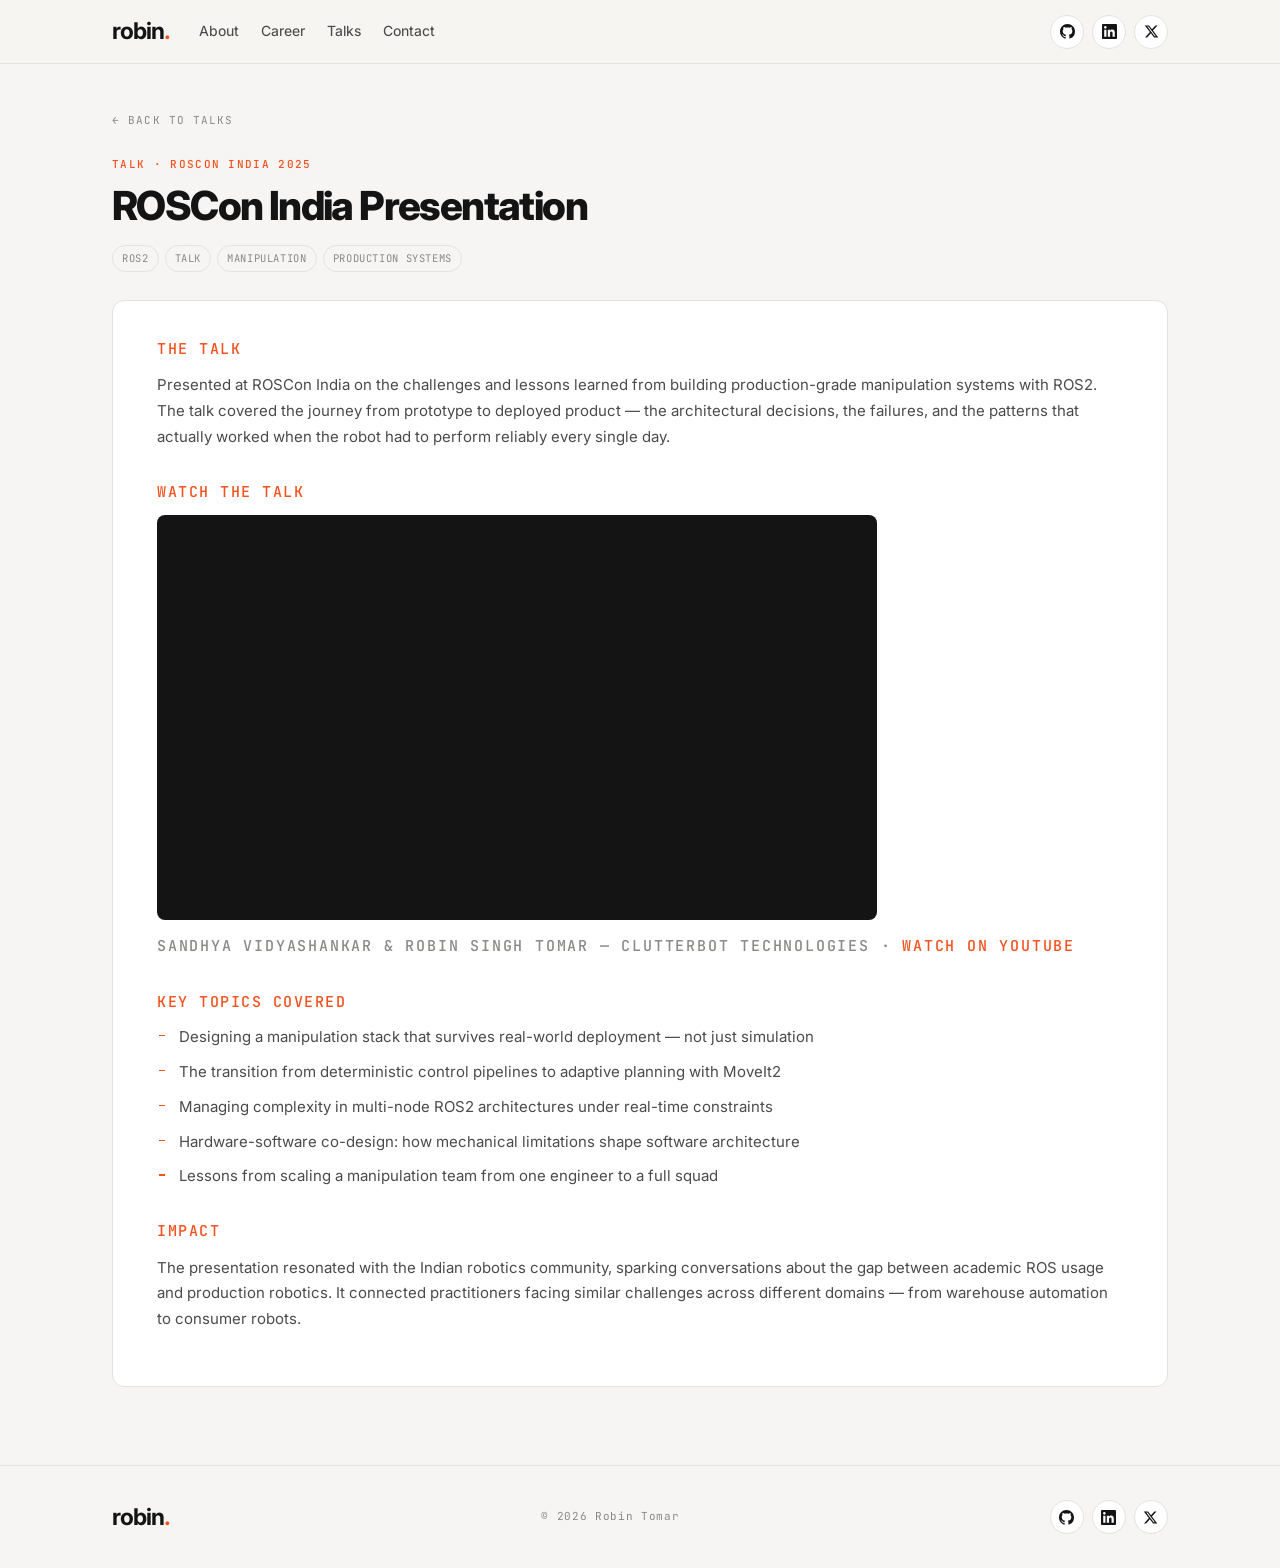
<file: projects/roscon-india.html>
<!DOCTYPE html>
<html lang="en">
<head>
  <meta charset="UTF-8" />
  <meta name="viewport" content="width=device-width, initial-scale=1.0" />
  <title>ROSCon India — Robin Tomar</title>
  <meta name="description" content="Presented at ROSCon India on the challenges and lessons learned from building production-grade manipulation systems with ROS2. The talk covered the" />
  <link rel="icon" type="image/svg+xml" href="data:image/svg+xml,<svg xmlns='http://www.w3.org/2000/svg' viewBox='0 0 100 100'><text y='.9em' font-size='90'>&#129302;</text></svg>" />
  <link rel="preconnect" href="https://fonts.googleapis.com" />
  <link rel="preconnect" href="https://fonts.gstatic.com" crossorigin />
  <link href="https://fonts.googleapis.com/css2?family=Inter:wght@400;450;500;550;650;700;800&family=JetBrains+Mono:wght@400;500&display=swap" rel="stylesheet" />
  <link rel="stylesheet" href="../styles.css" />
</head>
<body>

<header class="nav">
  <div class="wrap nav-inner">
    <a href="../index.html" class="wordmark">robin</a>
    <nav class="nav-links" id="navLinks">
      <a href="../index.html#about"    class="nav-link">About</a>
      <a href="../index.html#career"   class="nav-link">Career</a>
      <a href="../index.html#talks"    class="nav-link">Talks</a>
      <a href="../index.html#contact"  class="nav-link">Contact</a>
    </nav>
    <button class="nav-toggle" id="navToggle" aria-label="Toggle navigation" aria-expanded="false">&#9776;</button>
    <div class="nav-social">
      <a href="https://github.com/robintomar1" class="icon-btn" target="_blank" rel="noopener" aria-label="GitHub"><svg viewBox="0 0 24 24" fill="currentColor"><path d="M12 0C5.37 0 0 5.37 0 12c0 5.31 3.435 9.795 8.205 11.385.6.105.825-.255.825-.57 0-.285-.015-1.23-.015-2.235-3.015.555-3.795-.735-4.035-1.41-.135-.345-.72-1.41-1.23-1.695-.42-.225-1.02-.78-.015-.795.945-.015 1.62.87 1.845 1.23 1.08 1.815 2.805 1.305 3.495.99.105-.78.42-1.305.765-1.605-2.67-.3-5.46-1.335-5.46-5.925 0-1.305.465-2.385 1.23-3.225-.12-.3-.54-1.53.12-3.18 0 0 1.005-.315 3.3 1.23.96-.27 1.98-.405 3-.405s2.04.135 3 .405c2.295-1.56 3.3-1.23 3.3-1.23.66 1.65.24 2.88.12 3.18.765.84 1.23 1.905 1.23 3.225 0 4.605-2.805 5.625-5.475 5.925.435.375.81 1.095.81 2.22 0 1.605-.015 2.895-.015 3.3 0 .315.225.69.825.57A12.02 12.02 0 0 0 24 12c0-6.63-5.37-12-12-12z"/></svg></a>
      <a href="https://www.linkedin.com/in/robin-tomar-4a005a103/" class="icon-btn" target="_blank" rel="noopener" aria-label="LinkedIn"><svg viewBox="0 0 24 24" fill="currentColor"><path d="M20.447 20.452h-3.554v-5.569c0-1.328-.027-3.037-1.852-3.037-1.853 0-2.136 1.445-2.136 2.939v5.667H9.351V9h3.414v1.561h.046c.477-.9 1.637-1.85 3.37-1.85 3.601 0 4.267 2.37 4.267 5.455v6.286zM5.337 7.433a2.062 2.062 0 0 1-2.063-2.065 2.064 2.064 0 1 1 2.063 2.065zm1.782 13.019H3.555V9h3.564v11.452zM22.225 0H1.771C.792 0 0 .774 0 1.729v20.542C0 23.227.792 24 1.771 24h20.451C23.2 24 24 23.227 24 22.271V1.729C24 .774 23.2 0 22.222 0h.003z"/></svg></a>
      <a href="https://x.com/robintomar_" class="icon-btn" target="_blank" rel="noopener" aria-label="X"><svg viewBox="0 0 24 24" fill="currentColor"><path d="M18.244 2.25h3.308l-7.227 8.26 8.502 11.24H16.17l-5.214-6.817L4.99 21.75H1.68l7.73-8.835L1.254 2.25H8.08l4.713 6.231zm-1.161 17.52h1.833L7.084 4.126H5.117z"/></svg></a>
    </div>
  </div>
</header>

<main class="detail">
  <div class="wrap">
    <a href="../index.html#talks" class="back">&#8592; Back to talks</a>
    <span class="eyebrow eyebrow--accent">Talk · ROSCon India 2025</span>
    <h1 class="detail-title">ROSCon India Presentation</h1>
    <div class="tags"><span class="tag">ROS2</span><span class="tag">Talk</span><span class="tag">Manipulation</span><span class="tag">Production Systems</span></div>

    <div class="card detail-card">

      <h2>The Talk</h2>
      <p>Presented at ROSCon India on the challenges and lessons learned from building production-grade manipulation systems with ROS2. The talk covered the journey from prototype to deployed product — the architectural decisions, the failures, and the patterns that actually worked when the robot had to perform reliably every single day.</p>
      <h2>Watch the Talk</h2>
      <div class="video-frame">
        <iframe
          src="https://www.youtube-nocookie.com/embed/Xd6_8TGARAQ?start=12"
          title="Sandhya Vidyashankar &amp; Robin Singh Tomar — Clutterbot Technologies | Tech Talk @ROSCon-India 2025"
          loading="lazy"
          referrerpolicy="strict-origin-when-cross-origin"
          allow="accelerometer; clipboard-write; encrypted-media; gyroscope; picture-in-picture; web-share"
          allowfullscreen></iframe>
      </div>
      <p class="eyebrow" style="margin-top:14px">
        Sandhya Vidyashankar &amp; Robin Singh Tomar — Clutterbot Technologies ·
        <a href="https://www.youtube.com/watch?v=Xd6_8TGARAQ" target="_blank" rel="noopener">Watch on YouTube</a>
      </p>
      <h2>Key Topics Covered</h2>
      <ul>
        <li>Designing a manipulation stack that survives real-world deployment — not just simulation</li>
        <li>The transition from deterministic control pipelines to adaptive planning with MoveIt2</li>
        <li>Managing complexity in multi-node ROS2 architectures under real-time constraints</li>
        <li>Hardware-software co-design: how mechanical limitations shape software architecture</li>
        <li>Lessons from scaling a manipulation team from one engineer to a full squad</li>
      </ul>
      <h2>Impact</h2>
      <p>The presentation resonated with the Indian robotics community, sparking conversations about the gap between academic ROS usage and production robotics. It connected practitioners facing similar challenges across different domains — from warehouse automation to consumer robots.</p>
    </div>
  </div>
</main>

<footer class="footer">
  <div class="wrap footer-inner">
    <a href="../index.html" class="wordmark">robin</a>
    <span class="footer-note">&copy; 2026 Robin Tomar</span>
    <div class="nav-social">
      <a href="https://github.com/robintomar1" class="icon-btn" target="_blank" rel="noopener" aria-label="GitHub"><svg viewBox="0 0 24 24" fill="currentColor"><path d="M12 0C5.37 0 0 5.37 0 12c0 5.31 3.435 9.795 8.205 11.385.6.105.825-.255.825-.57 0-.285-.015-1.23-.015-2.235-3.015.555-3.795-.735-4.035-1.41-.135-.345-.72-1.41-1.23-1.695-.42-.225-1.02-.78-.015-.795.945-.015 1.62.87 1.845 1.23 1.08 1.815 2.805 1.305 3.495.99.105-.78.42-1.305.765-1.605-2.67-.3-5.46-1.335-5.46-5.925 0-1.305.465-2.385 1.23-3.225-.12-.3-.54-1.53.12-3.18 0 0 1.005-.315 3.3 1.23.96-.27 1.98-.405 3-.405s2.04.135 3 .405c2.295-1.56 3.3-1.23 3.3-1.23.66 1.65.24 2.88.12 3.18.765.84 1.23 1.905 1.23 3.225 0 4.605-2.805 5.625-5.475 5.925.435.375.81 1.095.81 2.22 0 1.605-.015 2.895-.015 3.3 0 .315.225.69.825.57A12.02 12.02 0 0 0 24 12c0-6.63-5.37-12-12-12z"/></svg></a>
      <a href="https://www.linkedin.com/in/robin-tomar-4a005a103/" class="icon-btn" target="_blank" rel="noopener" aria-label="LinkedIn"><svg viewBox="0 0 24 24" fill="currentColor"><path d="M20.447 20.452h-3.554v-5.569c0-1.328-.027-3.037-1.852-3.037-1.853 0-2.136 1.445-2.136 2.939v5.667H9.351V9h3.414v1.561h.046c.477-.9 1.637-1.85 3.37-1.85 3.601 0 4.267 2.37 4.267 5.455v6.286zM5.337 7.433a2.062 2.062 0 0 1-2.063-2.065 2.064 2.064 0 1 1 2.063 2.065zm1.782 13.019H3.555V9h3.564v11.452zM22.225 0H1.771C.792 0 0 .774 0 1.729v20.542C0 23.227.792 24 1.771 24h20.451C23.2 24 24 23.227 24 22.271V1.729C24 .774 23.2 0 22.222 0h.003z"/></svg></a>
      <a href="https://x.com/robintomar_" class="icon-btn" target="_blank" rel="noopener" aria-label="X"><svg viewBox="0 0 24 24" fill="currentColor"><path d="M18.244 2.25h3.308l-7.227 8.26 8.502 11.24H16.17l-5.214-6.817L4.99 21.75H1.68l7.73-8.835L1.254 2.25H8.08l4.713 6.231zm-1.161 17.52h1.833L7.084 4.126H5.117z"/></svg></a>
    </div>
  </div>
</footer>

<script src="../script.js"></script>
</body>
</html>
</file>
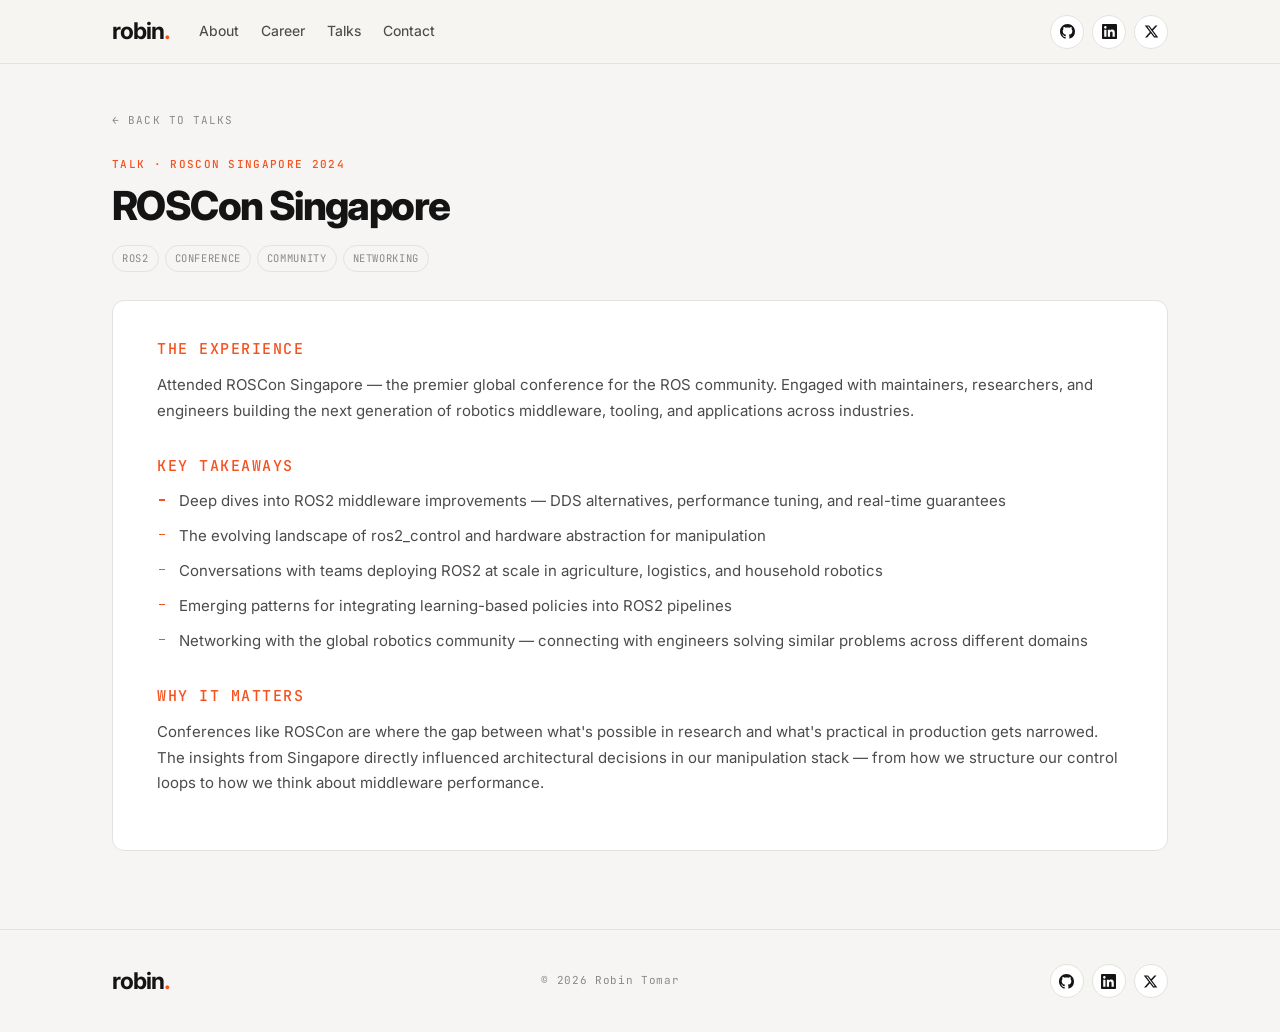
<file: projects/roscon-singapore.html>
<!DOCTYPE html>
<html lang="en">
<head>
  <meta charset="UTF-8" />
  <meta name="viewport" content="width=device-width, initial-scale=1.0" />
  <title>ROSCon Singapore — Robin Tomar</title>
  <meta name="description" content="Attended ROSCon Singapore — the premier global conference for the ROS community. Engaged with maintainers, researchers, and engineers building the next" />
  <link rel="icon" type="image/svg+xml" href="data:image/svg+xml,<svg xmlns='http://www.w3.org/2000/svg' viewBox='0 0 100 100'><text y='.9em' font-size='90'>&#129302;</text></svg>" />
  <link rel="preconnect" href="https://fonts.googleapis.com" />
  <link rel="preconnect" href="https://fonts.gstatic.com" crossorigin />
  <link href="https://fonts.googleapis.com/css2?family=Inter:wght@400;450;500;550;650;700;800&family=JetBrains+Mono:wght@400;500&display=swap" rel="stylesheet" />
  <link rel="stylesheet" href="../styles.css" />
</head>
<body>

<header class="nav">
  <div class="wrap nav-inner">
    <a href="../index.html" class="wordmark">robin</a>
    <nav class="nav-links" id="navLinks">
      <a href="../index.html#about"    class="nav-link">About</a>
      <a href="../index.html#career"   class="nav-link">Career</a>
      <a href="../index.html#talks"    class="nav-link">Talks</a>
      <a href="../index.html#contact"  class="nav-link">Contact</a>
    </nav>
    <button class="nav-toggle" id="navToggle" aria-label="Toggle navigation" aria-expanded="false">&#9776;</button>
    <div class="nav-social">
      <a href="https://github.com/robintomar1" class="icon-btn" target="_blank" rel="noopener" aria-label="GitHub"><svg viewBox="0 0 24 24" fill="currentColor"><path d="M12 0C5.37 0 0 5.37 0 12c0 5.31 3.435 9.795 8.205 11.385.6.105.825-.255.825-.57 0-.285-.015-1.23-.015-2.235-3.015.555-3.795-.735-4.035-1.41-.135-.345-.72-1.41-1.23-1.695-.42-.225-1.02-.78-.015-.795.945-.015 1.62.87 1.845 1.23 1.08 1.815 2.805 1.305 3.495.99.105-.78.42-1.305.765-1.605-2.67-.3-5.46-1.335-5.46-5.925 0-1.305.465-2.385 1.23-3.225-.12-.3-.54-1.53.12-3.18 0 0 1.005-.315 3.3 1.23.96-.27 1.98-.405 3-.405s2.04.135 3 .405c2.295-1.56 3.3-1.23 3.3-1.23.66 1.65.24 2.88.12 3.18.765.84 1.23 1.905 1.23 3.225 0 4.605-2.805 5.625-5.475 5.925.435.375.81 1.095.81 2.22 0 1.605-.015 2.895-.015 3.3 0 .315.225.69.825.57A12.02 12.02 0 0 0 24 12c0-6.63-5.37-12-12-12z"/></svg></a>
      <a href="https://www.linkedin.com/in/robin-tomar-4a005a103/" class="icon-btn" target="_blank" rel="noopener" aria-label="LinkedIn"><svg viewBox="0 0 24 24" fill="currentColor"><path d="M20.447 20.452h-3.554v-5.569c0-1.328-.027-3.037-1.852-3.037-1.853 0-2.136 1.445-2.136 2.939v5.667H9.351V9h3.414v1.561h.046c.477-.9 1.637-1.85 3.37-1.85 3.601 0 4.267 2.37 4.267 5.455v6.286zM5.337 7.433a2.062 2.062 0 0 1-2.063-2.065 2.064 2.064 0 1 1 2.063 2.065zm1.782 13.019H3.555V9h3.564v11.452zM22.225 0H1.771C.792 0 0 .774 0 1.729v20.542C0 23.227.792 24 1.771 24h20.451C23.2 24 24 23.227 24 22.271V1.729C24 .774 23.2 0 22.222 0h.003z"/></svg></a>
      <a href="https://x.com/robintomar_" class="icon-btn" target="_blank" rel="noopener" aria-label="X"><svg viewBox="0 0 24 24" fill="currentColor"><path d="M18.244 2.25h3.308l-7.227 8.26 8.502 11.24H16.17l-5.214-6.817L4.99 21.75H1.68l7.73-8.835L1.254 2.25H8.08l4.713 6.231zm-1.161 17.52h1.833L7.084 4.126H5.117z"/></svg></a>
    </div>
  </div>
</header>

<main class="detail">
  <div class="wrap">
    <a href="../index.html#talks" class="back">&#8592; Back to talks</a>
    <span class="eyebrow eyebrow--accent">Talk · ROSCon Singapore 2024</span>
    <h1 class="detail-title">ROSCon Singapore</h1>
    <div class="tags"><span class="tag">ROS2</span><span class="tag">Conference</span><span class="tag">Community</span><span class="tag">Networking</span></div>

    <div class="card detail-card">

      <h2>The Experience</h2>
      <p>Attended ROSCon Singapore — the premier global conference for the ROS community. Engaged with maintainers, researchers, and engineers building the next generation of robotics middleware, tooling, and applications across industries.</p>
      <h2>Key Takeaways</h2>
      <ul>
        <li>Deep dives into ROS2 middleware improvements — DDS alternatives, performance tuning, and real-time guarantees</li>
        <li>The evolving landscape of ros2_control and hardware abstraction for manipulation</li>
        <li>Conversations with teams deploying ROS2 at scale in agriculture, logistics, and household robotics</li>
        <li>Emerging patterns for integrating learning-based policies into ROS2 pipelines</li>
        <li>Networking with the global robotics community — connecting with engineers solving similar problems across different domains</li>
      </ul>
      <h2>Why It Matters</h2>
      <p>Conferences like ROSCon are where the gap between what's possible in research and what's practical in production gets narrowed. The insights from Singapore directly influenced architectural decisions in our manipulation stack — from how we structure our control loops to how we think about middleware performance.</p>
    </div>
  </div>
</main>

<footer class="footer">
  <div class="wrap footer-inner">
    <a href="../index.html" class="wordmark">robin</a>
    <span class="footer-note">&copy; 2026 Robin Tomar</span>
    <div class="nav-social">
      <a href="https://github.com/robintomar1" class="icon-btn" target="_blank" rel="noopener" aria-label="GitHub"><svg viewBox="0 0 24 24" fill="currentColor"><path d="M12 0C5.37 0 0 5.37 0 12c0 5.31 3.435 9.795 8.205 11.385.6.105.825-.255.825-.57 0-.285-.015-1.23-.015-2.235-3.015.555-3.795-.735-4.035-1.41-.135-.345-.72-1.41-1.23-1.695-.42-.225-1.02-.78-.015-.795.945-.015 1.62.87 1.845 1.23 1.08 1.815 2.805 1.305 3.495.99.105-.78.42-1.305.765-1.605-2.67-.3-5.46-1.335-5.46-5.925 0-1.305.465-2.385 1.23-3.225-.12-.3-.54-1.53.12-3.18 0 0 1.005-.315 3.3 1.23.96-.27 1.98-.405 3-.405s2.04.135 3 .405c2.295-1.56 3.3-1.23 3.3-1.23.66 1.65.24 2.88.12 3.18.765.84 1.23 1.905 1.23 3.225 0 4.605-2.805 5.625-5.475 5.925.435.375.81 1.095.81 2.22 0 1.605-.015 2.895-.015 3.3 0 .315.225.69.825.57A12.02 12.02 0 0 0 24 12c0-6.63-5.37-12-12-12z"/></svg></a>
      <a href="https://www.linkedin.com/in/robin-tomar-4a005a103/" class="icon-btn" target="_blank" rel="noopener" aria-label="LinkedIn"><svg viewBox="0 0 24 24" fill="currentColor"><path d="M20.447 20.452h-3.554v-5.569c0-1.328-.027-3.037-1.852-3.037-1.853 0-2.136 1.445-2.136 2.939v5.667H9.351V9h3.414v1.561h.046c.477-.9 1.637-1.85 3.37-1.85 3.601 0 4.267 2.37 4.267 5.455v6.286zM5.337 7.433a2.062 2.062 0 0 1-2.063-2.065 2.064 2.064 0 1 1 2.063 2.065zm1.782 13.019H3.555V9h3.564v11.452zM22.225 0H1.771C.792 0 0 .774 0 1.729v20.542C0 23.227.792 24 1.771 24h20.451C23.2 24 24 23.227 24 22.271V1.729C24 .774 23.2 0 22.222 0h.003z"/></svg></a>
      <a href="https://x.com/robintomar_" class="icon-btn" target="_blank" rel="noopener" aria-label="X"><svg viewBox="0 0 24 24" fill="currentColor"><path d="M18.244 2.25h3.308l-7.227 8.26 8.502 11.24H16.17l-5.214-6.817L4.99 21.75H1.68l7.73-8.835L1.254 2.25H8.08l4.713 6.231zm-1.161 17.52h1.833L7.084 4.126H5.117z"/></svg></a>
    </div>
  </div>
</footer>

<script src="../script.js"></script>
</body>
</html>
</file>
<file: styles.css>
/* ═══════════════════════════════════════════════════════════════════════
   Robin Tomar — personal site
   Light-only. Warm grey ground, white cards, hairline borders,
   orange-red accent, neutral mono for all data/labels.
   ═══════════════════════════════════════════════════════════════════════ */

:root {
  --ground:      #F6F5F3;
  --card:        #FFFFFF;
  --ink:         #141414;
  --ink-soft:    #2A2A2A;
  --body:        #4B4B4B;
  --muted:       #8B8985;
  --line:        #E4E2DE;
  --line-soft:   #EFEDE9;
  --accent:      #F4511E;
  --accent-tint: #FFF1EC;

  --max:    1120px;
  --gutter: 32px;
  --radius: 12px;
  --nav-h:  64px;

  --mono: 'JetBrains Mono', ui-monospace, SFMono-Regular, Menlo, Consolas, monospace;
  --sans: 'Inter', -apple-system, BlinkMacSystemFont, 'Segoe UI', Helvetica, Arial, sans-serif;
}

*, *::before, *::after { box-sizing: border-box; }

html { scroll-behavior: smooth; scroll-padding-top: calc(var(--nav-h) + 24px); }

body {
  margin: 0;
  background: var(--ground);
  color: var(--body);
  font-family: var(--sans);
  font-size: 15px;
  line-height: 1.6;
  -webkit-font-smoothing: antialiased;
  text-rendering: optimizeLegibility;
}

h1, h2, h3, h4 { color: var(--ink); margin: 0; line-height: 1.15; letter-spacing: -0.02em; }
p { margin: 0; }
a { color: inherit; text-decoration: none; }
img { max-width: 100%; display: block; }

:focus-visible {
  outline: 2px solid var(--accent);
  outline-offset: 3px;
  border-radius: 3px;
}

.wrap { width: 100%; max-width: var(--max); margin: 0 auto; padding: 0 var(--gutter); }

/* ── Utility: mono eyebrow ─────────────────────────────────────────────── */
.eyebrow {
  font-family: var(--mono);
  font-size: 11px;
  font-weight: 500;
  letter-spacing: 0.12em;
  text-transform: uppercase;
  color: var(--muted);
}
.eyebrow--accent { color: var(--accent); }

/* ═══ NAV ══════════════════════════════════════════════════════════════ */
.nav {
  position: sticky;
  top: 0;
  z-index: 50;
  height: var(--nav-h);
  background: rgba(246, 245, 243, 0.85);
  backdrop-filter: saturate(180%) blur(12px);
  -webkit-backdrop-filter: saturate(180%) blur(12px);
  border-bottom: 1px solid var(--line);
}

.nav-inner {
  height: 100%;
  display: flex;
  align-items: center;
  gap: 28px;
}

.wordmark {
  font-size: 23px;
  font-weight: 700;
  letter-spacing: -0.04em;
  color: var(--ink);
  line-height: 1;
}
.wordmark::after { content: '.'; color: var(--accent); }

.nav-links { display: flex; gap: 22px; margin-right: auto; }

.nav-link {
  font-size: 14px;
  font-weight: 450;
  color: var(--body);
  transition: color 0.15s ease;
}
.nav-link:hover { color: var(--accent); }

.nav-social { display: flex; gap: 8px; }

.icon-btn {
  width: 34px;
  height: 34px;
  border-radius: 50%;
  display: grid;
  place-items: center;
  background: var(--card);
  border: 1px solid var(--line);
  color: var(--ink);
  transition: background 0.15s ease, color 0.15s ease, border-color 0.15s ease;
}
.icon-btn:hover { background: var(--ink); color: #fff; border-color: var(--ink); }
.icon-btn svg { width: 15px; height: 15px; }

.nav-toggle {
  display: none;
  margin-left: auto;
  width: 34px; height: 34px;
  border-radius: 8px;
  background: var(--card);
  border: 1px solid var(--line);
  color: var(--ink);
  font-size: 15px;
  cursor: pointer;
}

/* ═══ HERO ═════════════════════════════════════════════════════════════ */
.hero { padding: 56px 0 0; }

.hero-grid {
  display: grid;
  grid-template-columns: 1.55fr 1fr;
  gap: 16px;
}

.card {
  background: var(--card);
  border: 1px solid var(--line);
  border-radius: var(--radius);
}

.hero-intro {
  padding: 52px 48px;
  display: flex;
  flex-direction: column;
  justify-content: center;
}

.hero-name {
  font-size: clamp(40px, 6vw, 62px);
  font-weight: 800;
  letter-spacing: -0.045em;
  line-height: 1.02;
}
.hero-name .dot { color: var(--accent); }

.hero-blurb {
  margin-top: 22px;
  font-size: 16px;
  line-height: 1.65;
  color: var(--body);
  max-width: 54ch;
}

.hero-photo {
  overflow: hidden;
  padding: 0;
  min-height: 260px;
  max-height: 420px;
}
.hero-photo img { width: 100%; height: 100%; object-fit: cover; object-position: center 22%; }

/* ── Stat tiles ────────────────────────────────────────────────────────── */
.stats {
  display: grid;
  grid-template-columns: repeat(6, 1fr);
  gap: 16px;
  margin-top: 16px;
}

.tile {
  grid-column: span 2;
  background: var(--card);
  border: 1px solid var(--line);
  border-radius: var(--radius);
  padding: 22px 24px 24px;
  display: flex;
  flex-direction: column;
  gap: 10px;
}
.tile--wide { grid-column: span 3; }

.tile-value {
  font-size: 23px;
  font-weight: 700;
  color: var(--ink);
  letter-spacing: -0.03em;
  line-height: 1.2;
}
.tile-value b { color: var(--accent); font-weight: 700; }
.tile-value sup { font-size: 0.55em; font-weight: 600; }
.tile-sub { font-size: 13px; color: var(--muted); line-height: 1.5; }

.tile--accent { background: var(--accent); border-color: var(--accent); }
.tile--accent .eyebrow { color: rgba(255,255,255,0.82); }
.tile--accent .tile-value { color: #fff; }
.tile--accent .tile-value b { color: #fff; }
.tile--accent .tile-sub { color: rgba(255,255,255,0.86); }

.tile--ink { background: var(--ink); border-color: var(--ink); }
.tile--ink .eyebrow { color: rgba(255,255,255,0.6); }
.tile--ink .tile-value { color: #fff; }
.tile--ink .tile-value b { color: var(--accent); }
.tile--ink .tile-sub { color: rgba(255,255,255,0.62); }

/* ═══ SECTION HEADER ═══════════════════════════════════════════════════ */
.section { padding: 78px 0 0; }
.section:last-of-type { padding-bottom: 78px; }

.sec-head {
  display: flex;
  align-items: baseline;
  gap: 16px;
  margin-bottom: 34px;
}

.sec-num {
  font-family: var(--mono);
  font-size: 13px;
  font-weight: 500;
  color: var(--accent);
  letter-spacing: 0.04em;
  flex-shrink: 0;
}

.sec-title {
  font-size: 27px;
  font-weight: 700;
  letter-spacing: -0.035em;
  flex-shrink: 0;
}

.sec-rule { flex: 1; height: 1px; background: var(--line); }

.sec-link {
  font-family: var(--mono);
  font-size: 11px;
  letter-spacing: 0.1em;
  text-transform: uppercase;
  color: var(--muted);
  flex-shrink: 0;
  transition: color 0.15s ease;
}
.sec-link:hover { color: var(--accent); }

/* ═══ ABOUT ════════════════════════════════════════════════════════════ */
.about-cols {
  display: grid;
  grid-template-columns: 1fr 1fr;
  gap: 44px;
}
.about-cols p + p { margin-top: 18px; }
.about-cols p { font-size: 15px; line-height: 1.72; }

/* ═══ TIMELINE ═════════════════════════════════════════════════════════ */
.timeline { display: flex; flex-direction: column; }

.tl-row {
  display: grid;
  grid-template-columns: 152px 40px 1fr;
  border-bottom: 1px solid var(--line);
}
.tl-row:last-child { border-bottom: 0; }

.tl-date {
  font-family: var(--mono);
  font-size: 12px;
  letter-spacing: 0.02em;
  color: var(--muted);
  padding: 26px 0 26px;
}

.tl-marker { position: relative; }
.tl-marker::before {
  content: '';
  position: absolute;
  left: 50%;
  top: 0;
  bottom: -1px;
  width: 1px;
  background: var(--line);
  transform: translateX(-50%);
}
.tl-row:first-child .tl-marker::before { top: 32px; }
.tl-row:last-child  .tl-marker::before { bottom: auto; height: 32px; }

.tl-marker::after {
  content: '';
  position: absolute;
  left: 50%;
  top: 28px;
  width: 9px;
  height: 9px;
  border-radius: 50%;
  background: var(--ground);
  border: 1.5px solid var(--muted);
  transform: translate(-50%, -50%);
}
.tl-row--current .tl-marker::after {
  background: var(--accent);
  border-color: var(--accent);
  width: 11px;
  height: 11px;
}

.tl-body { padding: 24px 0 28px; }

.tl-role { font-size: 17px; font-weight: 650; letter-spacing: -0.02em; }
.tl-org { font-size: 14px; color: var(--body); margin-top: 3px; }
.tl-desc { font-size: 14px; line-height: 1.65; color: var(--body); margin-top: 10px; max-width: 68ch; }

.tl-sub {
  grid-column: 3;
  padding: 18px 0 6px;
  border-top: 1px solid var(--line);
}

.tags { display: flex; flex-wrap: wrap; gap: 6px; margin-top: 12px; }

.tag {
  font-family: var(--mono);
  font-size: 10.5px;
  letter-spacing: 0.06em;
  text-transform: uppercase;
  color: var(--muted);
  background: var(--ground);
  border: 1px solid var(--line);
  border-radius: 999px;
  padding: 4px 9px;
}
.card .tag { background: var(--ground); }

/* ═══ TALKS ════════════════════════════════════════════════════════════ */
.talks-grid {
  display: grid;
  grid-template-columns: 1fr;
  gap: 16px;
  max-width: 780px;
  margin: 0 auto 16px;
}

.talk {
  background: var(--card);
  border: 1px solid var(--line);
  border-radius: var(--radius);
  padding: 22px 24px 24px;
  display: flex;
  flex-direction: column;
  gap: 9px;
  transition: border-color 0.18s ease, transform 0.18s ease;
}
.talk:hover { border-color: var(--accent); transform: translateY(-2px); }

.talk-title { font-size: 18px; font-weight: 650; letter-spacing: -0.02em; }
.talk-desc { font-size: 13.5px; line-height: 1.55; color: var(--muted); flex: 1; }
.talk-go { font-family: var(--mono); font-size: 11px; letter-spacing: 0.08em; color: var(--accent); text-transform: uppercase; }

.video-card {
  padding: 16px;
  max-width: 780px;
  margin: 0 auto;
}
.video-frame {
  position: relative;
  width: 100%;
  aspect-ratio: 16 / 9;
  border-radius: 8px;
  overflow: hidden;
  background: var(--ink);
}
.video-frame iframe { position: absolute; inset: 0; width: 100%; height: 100%; border: 0; }
.video-meta {
  display: flex;
  justify-content: space-between;
  align-items: center;
  gap: 16px;
  padding: 14px 8px 4px;
  flex-wrap: wrap;
}
.video-name { font-size: 14px; font-weight: 550; color: var(--ink); }

/* ═══ PROJECTS ═════════════════════════════════════════════════════════ */
.projects { display: flex; flex-direction: column; gap: 16px; }

.proj {
  display: grid;
  grid-template-columns: 1fr 1fr;
  background: var(--card);
  border: 1px solid var(--line);
  border-radius: var(--radius);
  overflow: hidden;
  transition: border-color 0.18s ease;
}
.proj:hover { border-color: var(--accent); }

.proj-body { padding: 30px 32px; display: flex; flex-direction: column; gap: 12px; }

.proj-kicker { display: flex; align-items: center; gap: 10px; }

.pill {
  font-family: var(--mono);
  font-size: 10px;
  letter-spacing: 0.1em;
  text-transform: uppercase;
  background: var(--ink);
  color: #fff;
  border-radius: 999px;
  padding: 4px 10px;
}

.proj-title { font-size: 22px; font-weight: 700; letter-spacing: -0.03em; }
.proj-desc { font-size: 14.5px; line-height: 1.62; color: var(--body); }
.proj-desc em { font-style: normal; border-bottom: 1.5px solid var(--accent); }

.proj-go {
  margin-top: 4px;
  align-self: flex-start;
  font-family: var(--mono);
  font-size: 11px;
  letter-spacing: 0.08em;
  text-transform: uppercase;
  color: var(--ink);
  border: 1px solid var(--line);
  border-radius: 999px;
  padding: 9px 16px;
  transition: background 0.15s ease, color 0.15s ease, border-color 0.15s ease;
}
.proj:hover .proj-go { background: var(--ink); color: #fff; border-color: var(--ink); }

.proj-media { position: relative; background: var(--ground); min-height: 240px; overflow: hidden; }
.proj-media img { width: 100%; height: 100%; object-fit: cover; }

.proj-media--blank {
  display: grid;
  place-items: center;
  background:
    repeating-linear-gradient(45deg, var(--line-soft) 0 1px, transparent 1px 11px),
    var(--ground);
}
.proj-media--blank span {
  font-family: var(--mono);
  font-size: 11px;
  letter-spacing: 0.14em;
  text-transform: uppercase;
  color: var(--muted);
  background: var(--card);
  border: 1px solid var(--line);
  border-radius: 999px;
  padding: 7px 14px;
}

/* ═══ POSTS (from X) ═══════════════════════════════════════════════════ */
.posts-wrap { position: relative; }
.posts-wrap::after {
  content: ""; position: absolute; top: 0; right: 0; bottom: 14px; width: 56px;
  background: linear-gradient(to right, rgba(246,245,243,0), var(--ground));
  pointer-events: none; transition: opacity 0.2s ease;
}
.posts-wrap.at-end::after { opacity: 0; }
.posts-grid {
  display: flex;
  gap: 16px;
  overflow-x: auto;
  scroll-snap-type: x mandatory;
  scroll-behavior: smooth;
  padding-bottom: 14px;
  scrollbar-width: thin;
  scrollbar-color: var(--line) transparent;
}
.posts-grid::-webkit-scrollbar { height: 6px; }
.posts-grid::-webkit-scrollbar-thumb { background: var(--line); border-radius: 3px; }
.post {
  flex: 0 0 clamp(280px, 36%, 380px);
  scroll-snap-align: start;
  display: flex;
  flex-direction: column;
  overflow: hidden;
  transition: border-color 0.18s ease;
}
.post:hover { border-color: #D6D3CE; }

.post-media { background: var(--ink); position: relative; height: 340px; flex: none; }
.post-media img,
.post-media video { position: absolute; inset: 0; width: 100%; height: 100%; object-fit: cover; display: block; }
.post-media--pair { display: grid; grid-template-columns: 1.9fr 1fr; gap: 2px; }
.post-media--pair img { position: static; }
.post-media--tall video { object-fit: contain; }

.posts-nav { display: flex; gap: 6px; flex-shrink: 0; }
.posts-btn {
  width: 32px; height: 32px; border-radius: 50%;
  border: 1px solid var(--line); background: var(--card); color: var(--ink-soft);
  font-size: 15px; line-height: 1; cursor: pointer;
  display: grid; place-items: center;
  transition: border-color 0.15s ease, color 0.15s ease, opacity 0.15s ease;
}
.posts-btn:hover:not(:disabled) { border-color: var(--accent); color: var(--accent); }
.posts-btn:disabled { opacity: 0.35; cursor: default; }

.post-body {
  padding: 20px 22px 20px;
  display: flex;
  flex-direction: column;
  gap: 8px;
  flex: 1;
}
.post-title { font-size: 18px; font-weight: 650; letter-spacing: -0.02em; }
.post-text { font-size: 13.5px; line-height: 1.6; color: var(--body); }
.post-text a, .post-quote a { color: var(--accent); }
.post-text a:hover, .post-quote a:hover { text-decoration: underline; }

.post-quote {
  margin: 2px 0 0;
  padding: 10px 14px;
  border-left: 2px solid var(--accent);
  background: var(--ground);
  border-radius: 0 8px 8px 0;
}
.post-quote p { font-size: 13px; line-height: 1.55; color: var(--body); }
.post-quote cite { display: block; margin-top: 6px; font-style: normal; font-family: var(--mono); font-size: 11px; color: var(--muted); }

.post-go {
  margin-top: auto;
  padding-top: 8px;
  display: inline-flex;
  align-items: center;
  gap: 8px;
  font-family: var(--mono);
  font-size: 11px;
  letter-spacing: 0.06em;
  text-transform: uppercase;
  color: var(--muted);
  transition: color 0.15s ease;
}
.post-go:hover { color: var(--accent); }
.post-x { width: 12px; height: 12px; flex-shrink: 0; }

/* ═══ INTERESTS ════════════════════════════════════════════════════════ */
.notes-grid { display: grid; grid-template-columns: repeat(3, 1fr); gap: 16px; }

.note {
  background: var(--card);
  border: 1px solid var(--line);
  border-radius: var(--radius);
  padding: 26px 26px 28px;
}
.note-title { font-size: 16px; font-weight: 650; letter-spacing: -0.02em; margin: 10px 0 10px; }
.note-desc { font-size: 13.5px; line-height: 1.62; color: var(--muted); }

/* ── Listening (Audible) card ─────────────────────────────────────────── */
.listen {
  margin-top: 16px;
  padding: 28px 30px;
  display: grid;
  grid-template-columns: 1.25fr 0.8fr 1.2fr;
  gap: 32px;
  align-items: stretch;
}
.listen-hero { display: flex; flex-direction: column; gap: 10px; }
.listen-brand { display: flex; align-items: center; gap: 10px; }
.listen-logo {
  width: 34px; height: 34px; padding: 6px;
  fill: #F8991C;
  background: #FFF6EA;
  border: 1px solid #FBE3C2;
  border-radius: 9px;
  flex-shrink: 0;
}
.listen-total {
  font-size: clamp(44px, 5vw, 58px);
  font-weight: 800;
  letter-spacing: -0.045em;
  line-height: 1;
  color: var(--ink);
  margin-top: 4px;
}
.listen-unit { font-size: 0.48em; font-weight: 650; color: var(--muted); letter-spacing: -0.02em; margin-left: 2px; }
.listen-sub { font-size: 13.5px; line-height: 1.6; color: var(--muted); max-width: 36ch; }
.listen-sub strong { color: var(--ink-soft); font-weight: 600; }

.listen-stats {
  display: flex;
  flex-direction: column;
  justify-content: center;
  gap: 20px;
  padding-left: 28px;
  border-left: 1px solid var(--line-soft);
}
.listen-stat { display: flex; flex-direction: column; gap: 4px; }
.listen-num { font-size: 26px; font-weight: 700; letter-spacing: -0.03em; color: var(--ink); line-height: 1.1; }
.listen-note { font-size: 12.5px; color: var(--muted); line-height: 1.45; }

.listen-chart { margin: 0; display: flex; flex-direction: column; gap: 14px; min-width: 0; }
.lc-plot { position: relative; flex: 1; min-height: 170px; margin: 6px 0 22px 30px; }
.lc-grid span {
  position: absolute; left: -30px; right: 0;
  transform: translateY(50%);
  border-bottom: 1px solid var(--line-soft);
  font-family: var(--mono); font-size: 10px; color: var(--muted);
  line-height: 0; padding-bottom: 0;
}
.lc-grid span:last-child { border-bottom-color: var(--line); }
.lc-avg {
  position: absolute; left: 0; right: 0; z-index: 2;
  border-top: 1.5px dashed var(--ink-soft);
  pointer-events: none;
}
.lc-avg span {
  position: absolute; right: 0; bottom: 4px;
  font-family: var(--mono); font-size: 10px; letter-spacing: 0.04em;
  color: var(--ink-soft); background: var(--card); padding: 0 4px;
}
.lc-bars {
  position: absolute; inset: 0; z-index: 3;
  display: flex; align-items: flex-end; justify-content: space-around; gap: 2px;
}
.lc-col {
  position: relative; height: 100%; flex: 1; max-width: 64px;
  display: flex; align-items: flex-end; justify-content: center;
  outline: none; cursor: default;
}
.lc-bar {
  position: relative; width: 58%;
  background: var(--accent);
  border-radius: 4px 4px 0 0;
  transition: filter 0.15s ease;
}
.lc-col--now .lc-bar {
  background: repeating-linear-gradient(135deg, var(--accent) 0 5px, #F7774F 5px 9px);
}
.lc-month {
  position: absolute; bottom: -20px; left: 0; right: 0; text-align: center;
  font-family: var(--mono); font-size: 10.5px; letter-spacing: 0.06em; text-transform: uppercase; color: var(--muted);
}
.lc-tip {
  position: absolute; bottom: calc(100% + 8px); left: 50%; transform: translateX(-50%);
  white-space: nowrap; z-index: 3;
  background: var(--ink); color: #fff;
  font-family: var(--mono); font-size: 11px; padding: 5px 8px; border-radius: 6px;
  opacity: 0; visibility: hidden; pointer-events: none; transition: opacity 0.12s ease, visibility 0.12s;
}
.lc-col:last-child .lc-tip { left: auto; right: 0; transform: none; }
.lc-col:first-child .lc-tip { left: 0; transform: none; }
.lc-col:hover .lc-bar, .lc-col:focus-visible .lc-bar { filter: brightness(0.9); }
.lc-col:hover .lc-tip, .lc-col:focus-visible .lc-tip { opacity: 1; visibility: visible; }

.sr-only {
  position: absolute; width: 1px; height: 1px; padding: 0; margin: -1px;
  overflow: hidden; clip: rect(0 0 0 0); white-space: nowrap; border: 0;
}

/* ── Trails & travels gallery ─────────────────────────────────────────── */
.gallery-head { margin: 48px 0 18px; max-width: 640px; }
.gallery-head .note-title { font-size: 18px; margin: 8px 0 6px; }
.gallery {
  display: grid;
  grid-template-columns: repeat(6, 1fr);
  grid-auto-flow: dense;
  gap: 10px;
}
.g-tile {
  padding: 0; border: 0; margin: 0;
  background: var(--line-soft);
  border-radius: 10px;
  overflow: hidden;
  aspect-ratio: 3 / 4;
  cursor: zoom-in;
  position: relative;
}
.g-tile--wide { grid-column: span 2; aspect-ratio: auto; }
.g-tile--feature { grid-column: span 2; grid-row: span 2; aspect-ratio: auto; }
.g-tile--wide img, .g-tile--feature img { position: absolute; inset: 0; }
.g-tile img {
  width: 100%; height: 100%; object-fit: cover;
  transition: transform 0.5s ease;
}
.g-tile:hover img, .g-tile:focus-visible img { transform: scale(1.04); }
.g-tile:focus-visible { outline: 2px solid var(--accent); outline-offset: 3px; }

.lightbox {
  padding: 0; border: 0; background: transparent;
  max-width: 100vw; max-height: 100vh; width: 100vw; height: 100vh;
  overflow: hidden;
}
.lightbox::backdrop { background: rgba(10, 10, 10, 0.92); }
.lightbox[open] { display: flex; align-items: center; justify-content: center; }
.lb-img {
  max-width: min(92vw, 1200px); max-height: 88vh;
  width: auto; height: auto; object-fit: contain;
  border-radius: 8px;
  user-select: none;
}
.lb-btn {
  position: absolute;
  width: 44px; height: 44px; border-radius: 50%;
  border: 1px solid rgba(255,255,255,0.18);
  background: rgba(255,255,255,0.08); color: #fff;
  font-size: 22px; line-height: 1; cursor: pointer;
  display: grid; place-items: center;
  transition: background 0.15s ease;
}
.lb-btn:hover { background: rgba(255,255,255,0.18); }
.lb-close { top: 18px; right: 18px; font-size: 16px; }
.lb-prev { left: 18px; top: 50%; transform: translateY(-50%); font-size: 28px; }
.lb-next { right: 18px; top: 50%; transform: translateY(-50%); font-size: 28px; }
.lb-count {
  position: absolute; bottom: 18px; left: 50%; transform: translateX(-50%);
  font-family: var(--mono); font-size: 11px; letter-spacing: 0.1em; color: rgba(255,255,255,0.7);
}

/* ═══ CONTACT ══════════════════════════════════════════════════════════ */
.contact-card {
  padding: 44px 48px;
  display: flex;
  justify-content: space-between;
  align-items: center;
  gap: 32px;
  flex-wrap: wrap;
}
.contact-head { font-size: 26px; font-weight: 700; letter-spacing: -0.035em; }
.contact-sub { font-size: 14.5px; color: var(--muted); margin-top: 8px; max-width: 46ch; }

.contact-actions { display: flex; gap: 10px; flex-wrap: wrap; }

.btn {
  font-size: 13.5px;
  font-weight: 500;
  border-radius: 999px;
  padding: 11px 20px;
  border: 1px solid var(--line);
  background: var(--ground);
  color: var(--ink);
  display: inline-flex;
  align-items: center;
  gap: 8px;
  transition: background 0.15s ease, color 0.15s ease, border-color 0.15s ease;
}
.btn:hover { border-color: var(--ink); }
.btn--solid { background: var(--accent); border-color: var(--accent); color: #fff; }
.btn--solid:hover { background: #d8410f; border-color: #d8410f; }
.btn svg { width: 14px; height: 14px; }

/* ═══ FOOTER ═══════════════════════════════════════════════════════════ */
.footer {
  margin-top: 78px;
  border-top: 1px solid var(--line);
  padding: 34px 0;
}
.footer-inner { display: flex; align-items: center; justify-content: space-between; gap: 20px; flex-wrap: wrap; }
.footer-note { font-family: var(--mono); font-size: 11px; letter-spacing: 0.06em; color: var(--muted); }
.footer-note a { color: var(--ink-soft); border-bottom: 1px solid var(--line); transition: color 0.15s ease, border-color 0.15s ease; }
.footer-note a:hover { color: var(--accent); border-color: var(--accent); }

/* ═══ PROJECT DETAIL PAGES ═════════════════════════════════════════════ */
.detail { padding: 48px 0 0; }

.back {
  font-family: var(--mono);
  font-size: 11px;
  letter-spacing: 0.1em;
  text-transform: uppercase;
  color: var(--muted);
  display: inline-block;
  margin-bottom: 26px;
  transition: color 0.15s ease;
}
.back:hover { color: var(--accent); }

.detail-title {
  font-size: clamp(28px, 4vw, 40px);
  font-weight: 800;
  letter-spacing: -0.04em;
  margin: 10px 0 16px;
  max-width: 20ch;
}

.detail-card { padding: 40px 44px; margin-top: 28px; }

/* The back link is inline-block; force the kicker onto its own line. */
.detail .eyebrow { display: block; }
.detail .back { display: block; width: fit-content; }

.detail-card .video-frame { max-width: 720px; margin: 4px 0 0; }
.detail-card .eyebrow a { color: var(--accent); }
.detail-card .eyebrow a:hover { text-decoration: underline; }

.detail-card h2 {
  font-size: 15px;
  font-family: var(--mono);
  font-weight: 500;
  letter-spacing: 0.1em;
  text-transform: uppercase;
  color: var(--accent);
  margin: 34px 0 14px;
}
.detail-card h2:first-child { margin-top: 0; }

.detail-card p { font-size: 15px; line-height: 1.72; margin-bottom: 14px; }
.detail-card ul { margin: 0 0 14px; padding: 0; list-style: none; }
.detail-card li {
  font-size: 15px;
  line-height: 1.66;
  padding-left: 22px;
  position: relative;
  margin-bottom: 10px;
}
.detail-card li::before {
  content: '';
  position: absolute;
  left: 2px;
  top: 10px;
  width: 6px;
  height: 1.5px;
  background: var(--accent);
}

/* ═══ REVEAL ═══════════════════════════════════════════════════════════ */
.reveal { opacity: 0; transform: translateY(14px); transition: opacity 0.5s ease, transform 0.5s ease; }
.reveal.in { opacity: 1; transform: none; }

/* ═══ RESPONSIVE ═══════════════════════════════════════════════════════ */
@media (max-width: 940px) {
  .hero-grid { grid-template-columns: 1fr; }
  .hero-photo { min-height: 300px; max-height: 380px; }
  .hero-intro { padding: 40px 32px; }
  .stats { grid-template-columns: repeat(2, 1fr); }
  .tile, .tile--wide { grid-column: span 1; }
  .about-cols { grid-template-columns: 1fr; gap: 18px; }
  .talks-grid { grid-template-columns: 1fr; }
  .notes-grid { grid-template-columns: 1fr; }
  .gallery { grid-template-columns: repeat(4, 1fr); }
  .listen { grid-template-columns: 1fr 1fr; }
  .listen-chart { grid-column: 1 / -1; }
  .proj { grid-template-columns: 1fr; }
  .proj-media { min-height: 200px; order: -1; }
  .detail-card { padding: 30px 26px; }
}

@media (max-width: 720px) {
  :root { --gutter: 20px; }
  .nav-links {
    position: absolute;
    top: var(--nav-h);
    left: 0;
    right: 0;
    flex-direction: column;
    gap: 0;
    background: var(--card);
    border-bottom: 1px solid var(--line);
    padding: 6px 20px 14px;
    display: none;
  }
  .nav-links.open { display: flex; }
  .nav-link { padding: 11px 0; border-bottom: 1px solid var(--line-soft); }
  .nav-toggle { display: block; }
  .nav-social { display: none; }
  .stats { grid-template-columns: 1fr; }
  .section { padding-top: 56px; }
  .sec-title { font-size: 22px; }
  .sec-link { display: none; }
  .tl-row { grid-template-columns: 1fr; }
  .tl-marker { display: none; }
  .tl-date { padding: 22px 0 0; }
  .tl-body { padding: 8px 0 24px; }
  .tl-sub { grid-column: 1; }
  .contact-card { padding: 32px 26px; }
  .post { flex-basis: 84%; }
  .post-media { height: 300px; }
  .gallery { grid-template-columns: repeat(2, 1fr); gap: 8px; }
  .lb-prev, .lb-next { top: auto; bottom: 10px; transform: none; }
  .listen { grid-template-columns: 1fr; padding: 24px 22px; gap: 24px; }
  .listen-stats { flex-direction: row; padding-left: 0; border-left: 0; border-top: 1px solid var(--line-soft); padding-top: 20px; }
  .listen-stat { flex: 1; }
}

@media (prefers-reduced-motion: reduce) {
  html { scroll-behavior: auto; }
  .reveal { opacity: 1; transform: none; transition: none; }
  * { animation-duration: 0.01ms !important; transition-duration: 0.01ms !important; }
}
</file>
